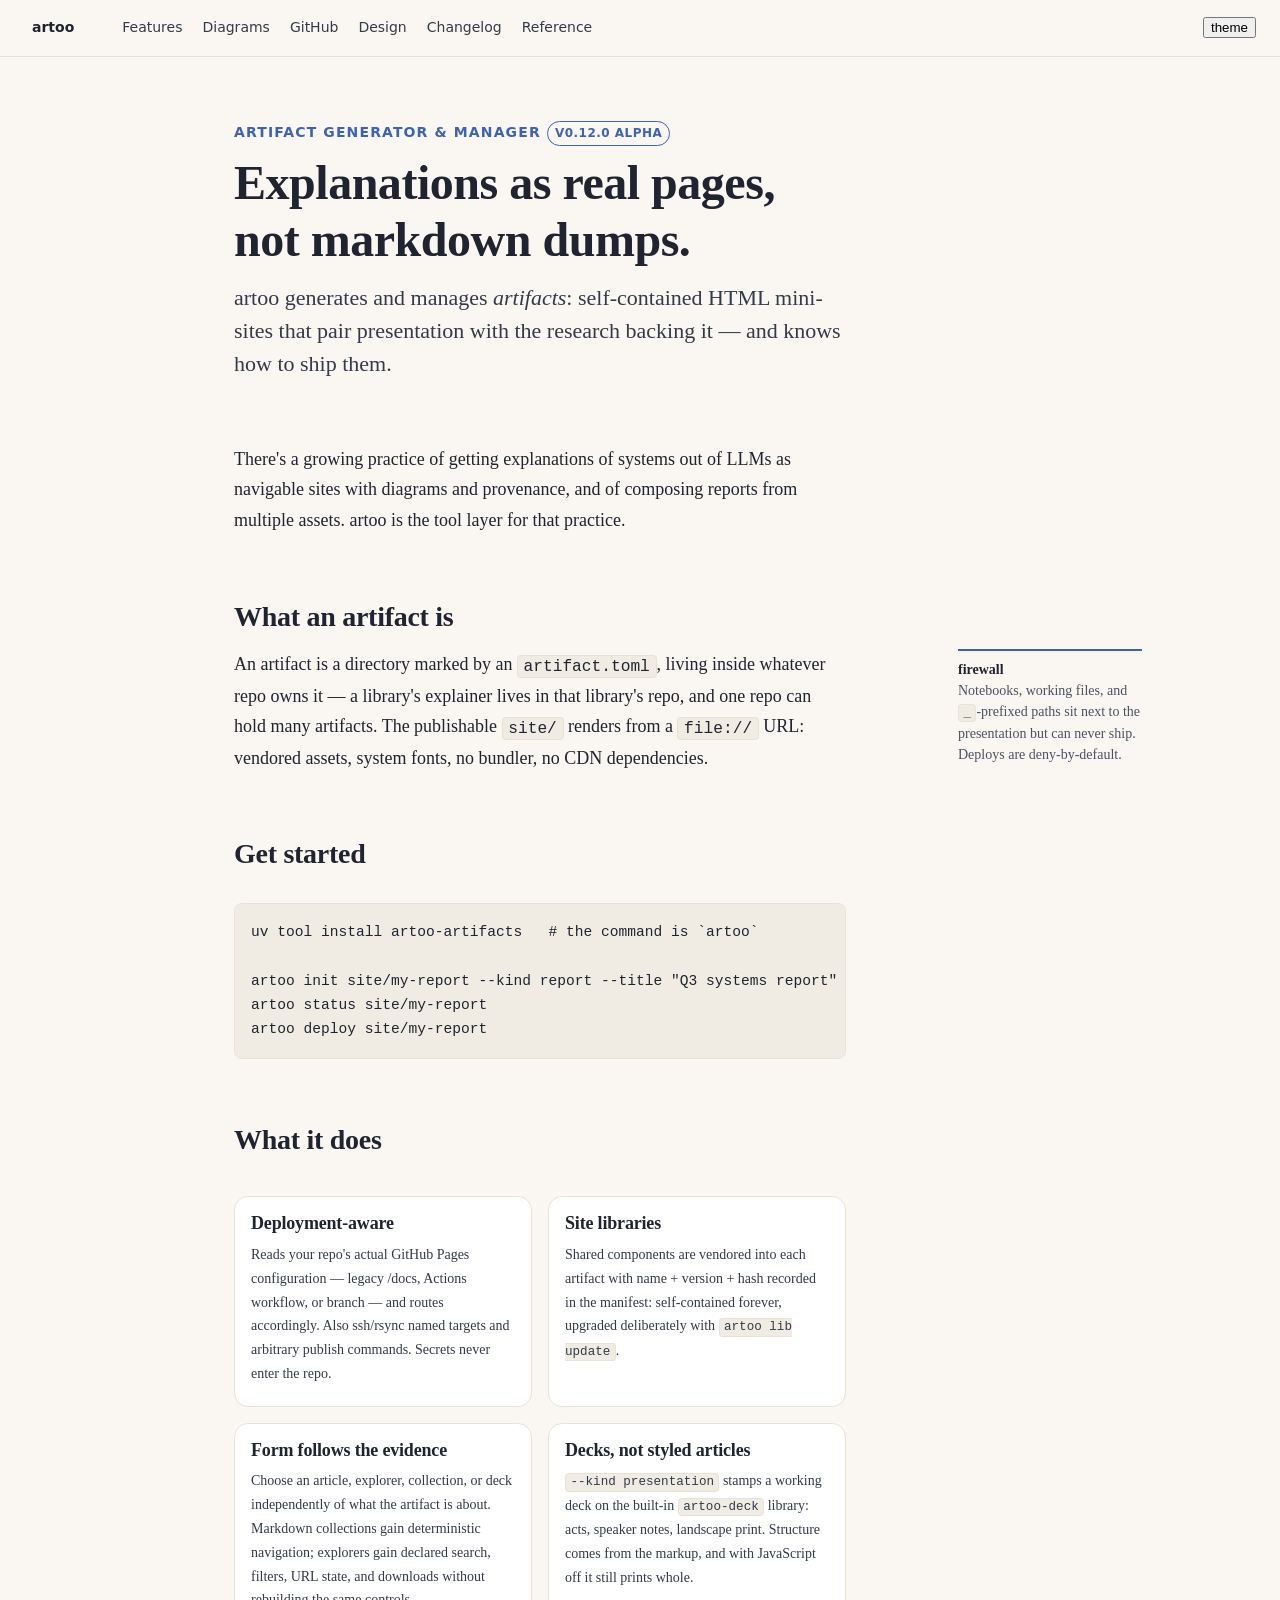
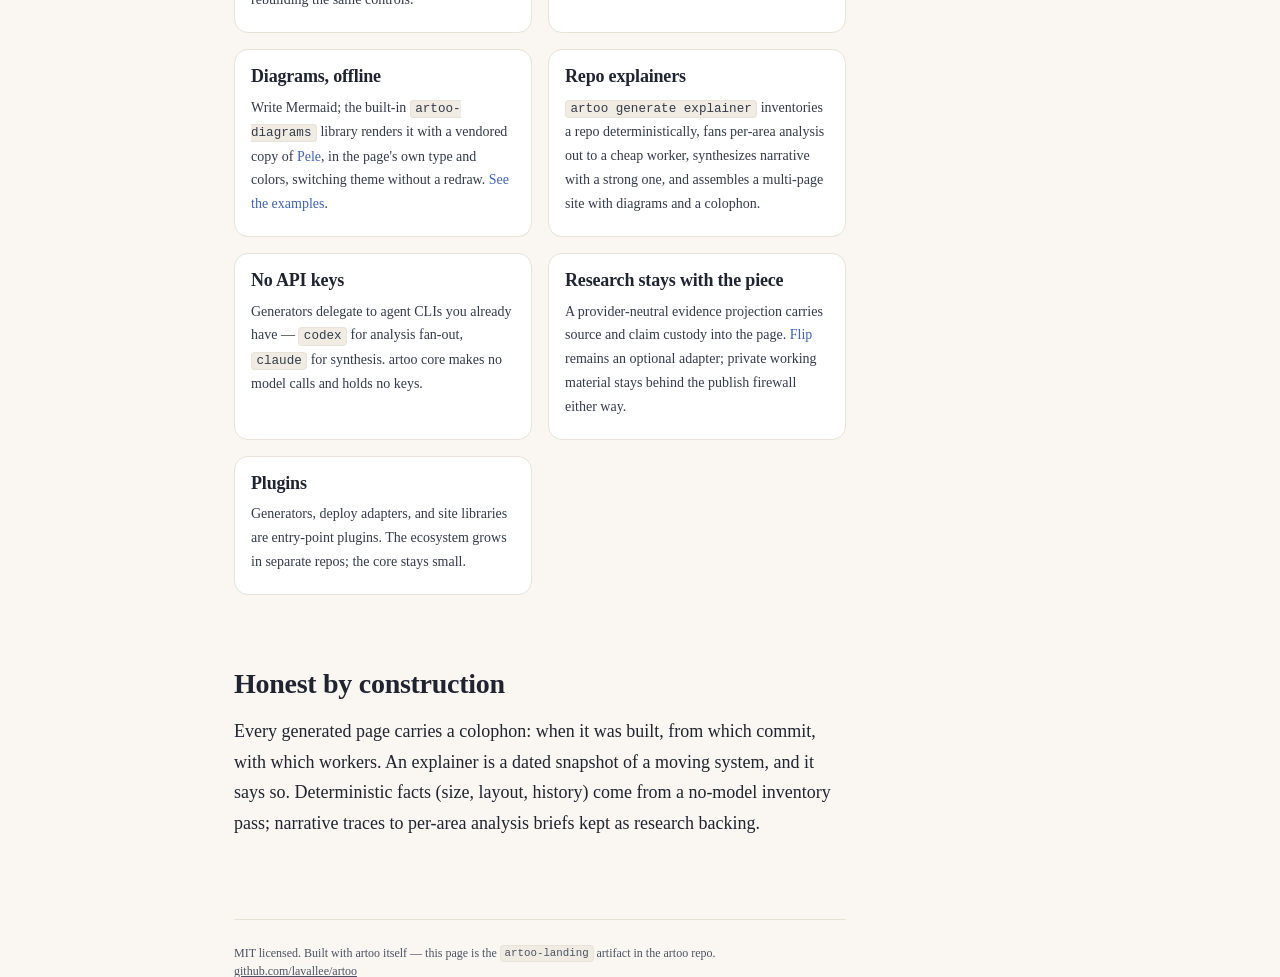
<file: docs/index.html>
<!doctype html>
<html lang="en">
<head>
<meta charset="utf-8">
<meta name="viewport" content="width=device-width, initial-scale=1">
<title>artoo — generate and manage artifacts</title>
<meta name="description" content="artoo generates and manages artifacts: self-contained HTML mini-sites that pair presentation with the research backing it.">
<link rel="alternate" type="text/markdown" href="https://lavallee.github.io/artoo/llms.txt" title="artoo reference for language models">
<link rel="stylesheet" href="lib/artoo-kit/tokens.css">
<link rel="stylesheet" href="lib/artoo-kit/base.css">
<link rel="stylesheet" href="lib/artoo-kit/article.css">
<link rel="stylesheet" href="lib/artoo-kit/components.css">
</head>
<body>
<nav class="site-nav">
  <a class="brand" href="index.html">artoo</a>
  <button class="nav-toggle" aria-label="Menu">menu</button>
  <div class="nav-links">
    <a href="features.html">Features</a>
    <a href="diagrams.html">Diagrams</a>
    <a href="https://github.com/lavallee/artoo">GitHub</a>
    <a href="https://github.com/lavallee/artoo/blob/main/DESIGN.md">Design</a>
    <a href="https://github.com/lavallee/artoo/blob/main/CHANGELOG.md">Changelog</a>
    <a href="https://lavallee.github.io/artoo/llms.txt">Reference</a>
  </div>
  <button data-theme-toggle class="nav-toggle" style="display:block;margin-left:auto" aria-label="Toggle theme">theme</button>
</nav>
<main class="article">
  <header class="article-header">
    <div class="article-kicker">artifact generator &amp; manager <span class="badge badge--accent">v0.12.0 alpha</span></div>
    <h1 class="article-title">Explanations as real pages, not markdown dumps.</h1>
    <p class="article-dek">artoo generates and manages <em>artifacts</em>:
    self-contained HTML mini-sites that pair presentation with the research
    backing it — and knows how to ship them.</p>
  </header>

  <p>There's a growing practice of getting explanations of systems out of
  LLMs as navigable sites with diagrams and provenance, and of composing
  reports from multiple assets. artoo is the tool layer for that practice.</p>

  <h2>What an artifact is</h2>
  <div class="article-mrow">
    <p>An artifact is a directory marked by an <code>artifact.toml</code>,
    living inside whatever repo owns it — a library's explainer lives in
    that library's repo, and one repo can hold many artifacts. The
    publishable <code>site/</code> renders from a <code>file://</code> URL:
    vendored assets, system fonts, no bundler, no CDN dependencies.</p>
    <aside class="article-marginnote article-marginnote--def">
      <span class="term">firewall</span>
      Notebooks, working files, and <code>_</code>-prefixed paths sit next
      to the presentation but can never ship. Deploys are deny-by-default.
    </aside>
  </div>

  <h2>Get started</h2>
  <pre><code>uv tool install artoo-artifacts   # the command is `artoo`

artoo init site/my-report --kind report --title "Q3 systems report"
artoo status site/my-report
artoo deploy site/my-report</code></pre>

  <h2>What it does</h2>
  <div class="card-grid">
    <div class="card"><h3>Deployment-aware</h3>
      <p>Reads your repo's actual GitHub Pages configuration — legacy
      /docs, Actions workflow, or branch — and routes accordingly. Also
      ssh/rsync named targets and arbitrary publish commands. Secrets
      never enter the repo.</p></div>
    <div class="card"><h3>Site libraries</h3>
      <p>Shared components are vendored into each artifact with
      name + version + hash recorded in the manifest: self-contained
      forever, upgraded deliberately with <code>artoo lib update</code>.</p></div>
    <div class="card"><h3>Form follows the evidence</h3>
      <p>Choose an article, explorer, collection, or deck independently of
      what the artifact is about. Markdown collections gain deterministic
      navigation; explorers gain declared search, filters, URL state, and
      downloads without rebuilding the same controls.</p></div>
    <div class="card"><h3>Decks, not styled articles</h3>
      <p><code>--kind presentation</code> stamps a working deck on the
      built-in <code>artoo-deck</code> library: acts, speaker notes,
      landscape print. Structure comes from the markup, and with
      JavaScript off it still prints whole.</p></div>
    <div class="card"><h3>Diagrams, offline</h3>
      <p>Write Mermaid; the built-in <code>artoo-diagrams</code> library renders
      it with a vendored copy of <a href="https://pele.run">Pele</a>, in the
      page's own type and colors, switching theme without a redraw.
      <a href="diagrams.html">See the examples</a>.</p></div>
    <div class="card"><h3>Repo explainers</h3>
      <p><code>artoo generate explainer</code> inventories a repo
      deterministically, fans per-area analysis out to a cheap worker,
      synthesizes narrative with a strong one, and assembles a multi-page
      site with diagrams and a colophon.</p></div>
    <div class="card"><h3>No API keys</h3>
      <p>Generators delegate to agent CLIs you already have —
      <code>codex</code> for analysis fan-out, <code>claude</code> for
      synthesis. artoo core makes no model calls and holds no keys.</p></div>
    <div class="card"><h3>Research stays with the piece</h3>
      <p>A provider-neutral evidence projection carries source and claim
      custody into the page. <a href="https://github.com/lavallee/flip">Flip</a>
      remains an optional adapter; private working material stays behind the
      publish firewall either way.</p></div>
    <div class="card"><h3>Plugins</h3>
      <p>Generators, deploy adapters, and site libraries are entry-point
      plugins. The ecosystem grows in separate repos; the core stays
      small.</p></div>
  </div>

  <h2>Honest by construction</h2>
  <p>Every generated page carries a colophon: when it was built, from which
  commit, with which workers. An explainer is a dated snapshot of a moving
  system, and it says so. Deterministic facts (size, layout, history) come
  from a no-model inventory pass; narrative traces to per-area analysis
  briefs kept as research backing.</p>

  <footer class="colophon">
    MIT licensed. Built with artoo itself — this page is the
    <code>artoo-landing</code> artifact in the artoo repo.<br>
    <a href="https://github.com/lavallee/artoo">github.com/lavallee/artoo</a>
  </footer>
</main>
<script src="lib/artoo-kit/kit.js"></script>
</body>
</html>
</file>
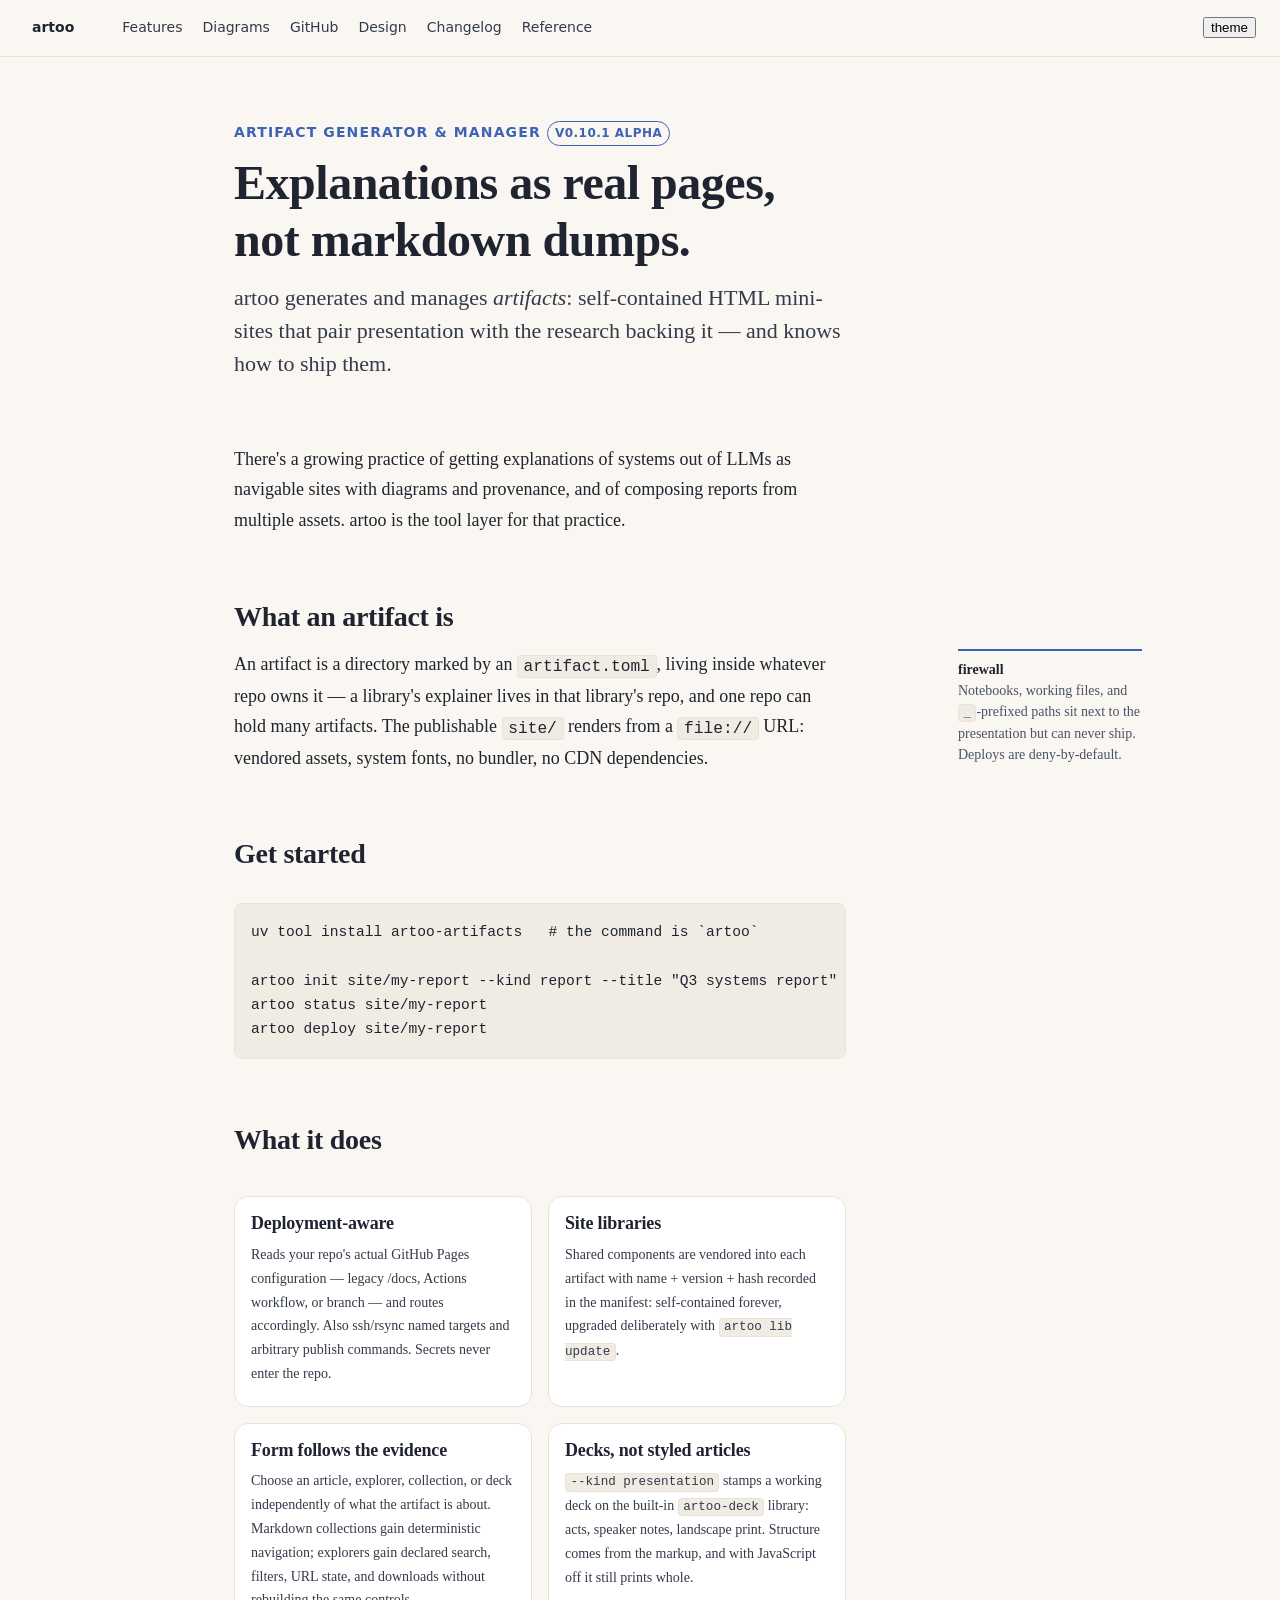
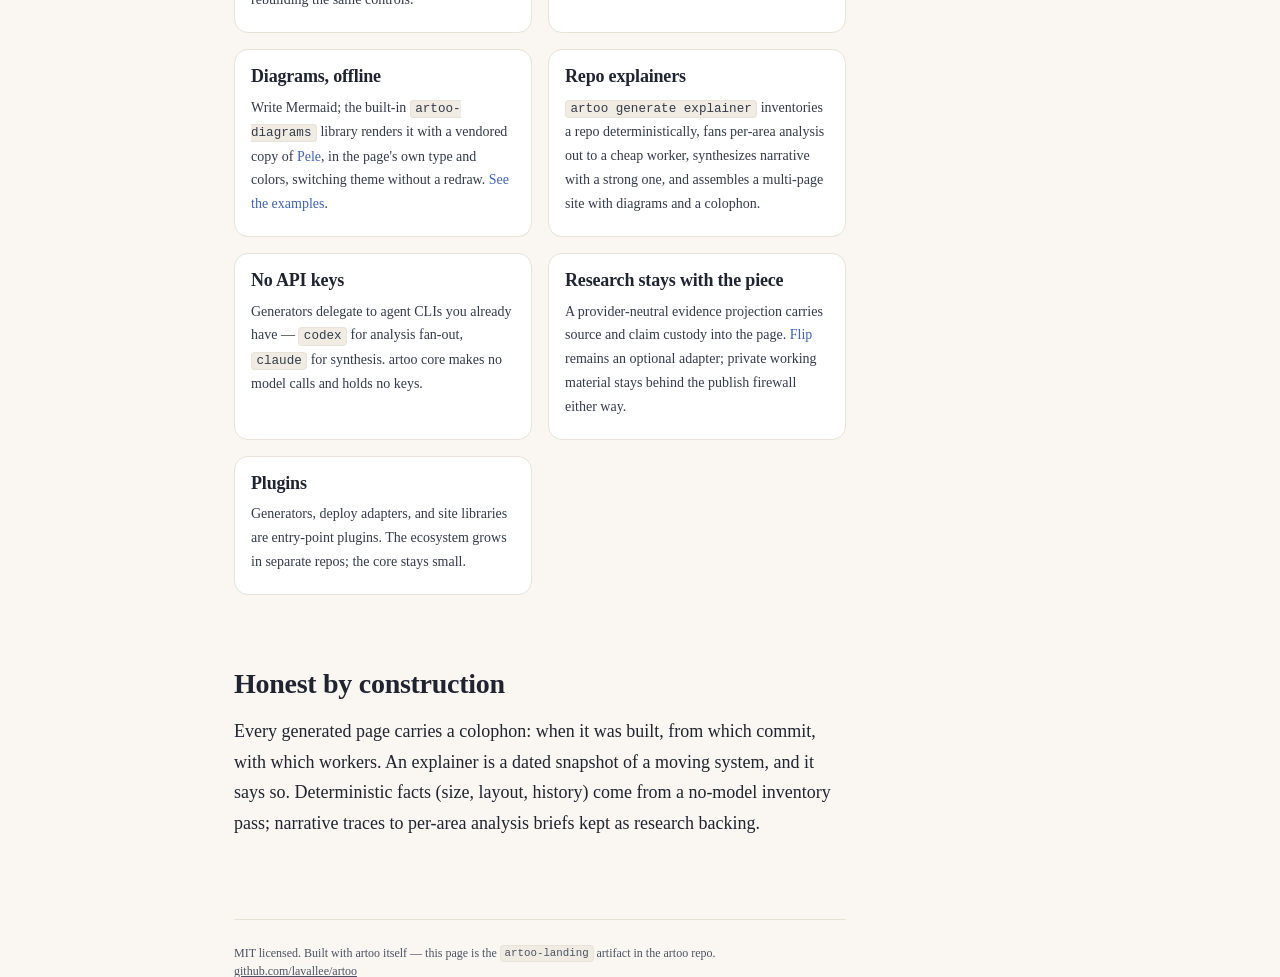
<file: site/landing/site/index.html>
<!doctype html>
<html lang="en">
<head>
<meta charset="utf-8">
<meta name="viewport" content="width=device-width, initial-scale=1">
<title>artoo — generate and manage artifacts</title>
<meta name="description" content="artoo generates and manages artifacts: self-contained HTML mini-sites that pair presentation with the research backing it.">
<link rel="alternate" type="text/markdown" href="https://lavallee.github.io/artoo/llms.txt" title="artoo reference for language models">
<link rel="stylesheet" href="lib/artoo-kit/tokens.css">
<link rel="stylesheet" href="lib/artoo-kit/base.css">
<link rel="stylesheet" href="lib/artoo-kit/article.css">
<link rel="stylesheet" href="lib/artoo-kit/components.css">
</head>
<body>
<nav class="site-nav">
  <a class="brand" href="index.html">artoo</a>
  <button class="nav-toggle" aria-label="Menu">menu</button>
  <div class="nav-links">
    <a href="features.html">Features</a>
    <a href="diagrams.html">Diagrams</a>
    <a href="https://github.com/lavallee/artoo">GitHub</a>
    <a href="https://github.com/lavallee/artoo/blob/main/DESIGN.md">Design</a>
    <a href="https://github.com/lavallee/artoo/blob/main/CHANGELOG.md">Changelog</a>
    <a href="https://lavallee.github.io/artoo/llms.txt">Reference</a>
  </div>
  <button data-theme-toggle class="nav-toggle" style="display:block;margin-left:auto" aria-label="Toggle theme">theme</button>
</nav>
<main class="article">
  <header class="article-header">
    <div class="article-kicker">artifact generator &amp; manager <span class="badge badge--accent">v0.10.1 alpha</span></div>
    <h1 class="article-title">Explanations as real pages, not markdown dumps.</h1>
    <p class="article-dek">artoo generates and manages <em>artifacts</em>:
    self-contained HTML mini-sites that pair presentation with the research
    backing it — and knows how to ship them.</p>
  </header>

  <p>There's a growing practice of getting explanations of systems out of
  LLMs as navigable sites with diagrams and provenance, and of composing
  reports from multiple assets. artoo is the tool layer for that practice.</p>

  <h2>What an artifact is</h2>
  <div class="article-mrow">
    <p>An artifact is a directory marked by an <code>artifact.toml</code>,
    living inside whatever repo owns it — a library's explainer lives in
    that library's repo, and one repo can hold many artifacts. The
    publishable <code>site/</code> renders from a <code>file://</code> URL:
    vendored assets, system fonts, no bundler, no CDN dependencies.</p>
    <aside class="article-marginnote article-marginnote--def">
      <span class="term">firewall</span>
      Notebooks, working files, and <code>_</code>-prefixed paths sit next
      to the presentation but can never ship. Deploys are deny-by-default.
    </aside>
  </div>

  <h2>Get started</h2>
  <pre><code>uv tool install artoo-artifacts   # the command is `artoo`

artoo init site/my-report --kind report --title "Q3 systems report"
artoo status site/my-report
artoo deploy site/my-report</code></pre>

  <h2>What it does</h2>
  <div class="card-grid">
    <div class="card"><h3>Deployment-aware</h3>
      <p>Reads your repo's actual GitHub Pages configuration — legacy
      /docs, Actions workflow, or branch — and routes accordingly. Also
      ssh/rsync named targets and arbitrary publish commands. Secrets
      never enter the repo.</p></div>
    <div class="card"><h3>Site libraries</h3>
      <p>Shared components are vendored into each artifact with
      name + version + hash recorded in the manifest: self-contained
      forever, upgraded deliberately with <code>artoo lib update</code>.</p></div>
    <div class="card"><h3>Form follows the evidence</h3>
      <p>Choose an article, explorer, collection, or deck independently of
      what the artifact is about. Markdown collections gain deterministic
      navigation; explorers gain declared search, filters, URL state, and
      downloads without rebuilding the same controls.</p></div>
    <div class="card"><h3>Decks, not styled articles</h3>
      <p><code>--kind presentation</code> stamps a working deck on the
      built-in <code>artoo-deck</code> library: acts, speaker notes,
      landscape print. Structure comes from the markup, and with
      JavaScript off it still prints whole.</p></div>
    <div class="card"><h3>Diagrams, offline</h3>
      <p>Write Mermaid; the built-in <code>artoo-diagrams</code> library renders
      it with a vendored copy of <a href="https://pele.run">Pele</a>, in the
      page's own type and colors, switching theme without a redraw.
      <a href="diagrams.html">See the examples</a>.</p></div>
    <div class="card"><h3>Repo explainers</h3>
      <p><code>artoo generate explainer</code> inventories a repo
      deterministically, fans per-area analysis out to a cheap worker,
      synthesizes narrative with a strong one, and assembles a multi-page
      site with diagrams and a colophon.</p></div>
    <div class="card"><h3>No API keys</h3>
      <p>Generators delegate to agent CLIs you already have —
      <code>codex</code> for analysis fan-out, <code>claude</code> for
      synthesis. artoo core makes no model calls and holds no keys.</p></div>
    <div class="card"><h3>Research stays with the piece</h3>
      <p>A provider-neutral evidence projection carries source and claim
      custody into the page. <a href="https://github.com/lavallee/flip">Flip</a>
      remains an optional adapter; private working material stays behind the
      publish firewall either way.</p></div>
    <div class="card"><h3>Plugins</h3>
      <p>Generators, deploy adapters, and site libraries are entry-point
      plugins. The ecosystem grows in separate repos; the core stays
      small.</p></div>
  </div>

  <h2>Honest by construction</h2>
  <p>Every generated page carries a colophon: when it was built, from which
  commit, with which workers. An explainer is a dated snapshot of a moving
  system, and it says so. Deterministic facts (size, layout, history) come
  from a no-model inventory pass; narrative traces to per-area analysis
  briefs kept as research backing.</p>

  <footer class="colophon">
    MIT licensed. Built with artoo itself — this page is the
    <code>artoo-landing</code> artifact in the artoo repo.<br>
    <a href="https://github.com/lavallee/artoo">github.com/lavallee/artoo</a>
  </footer>
</main>
<script src="lib/artoo-kit/kit.js"></script>
</body>
</html>
</file>
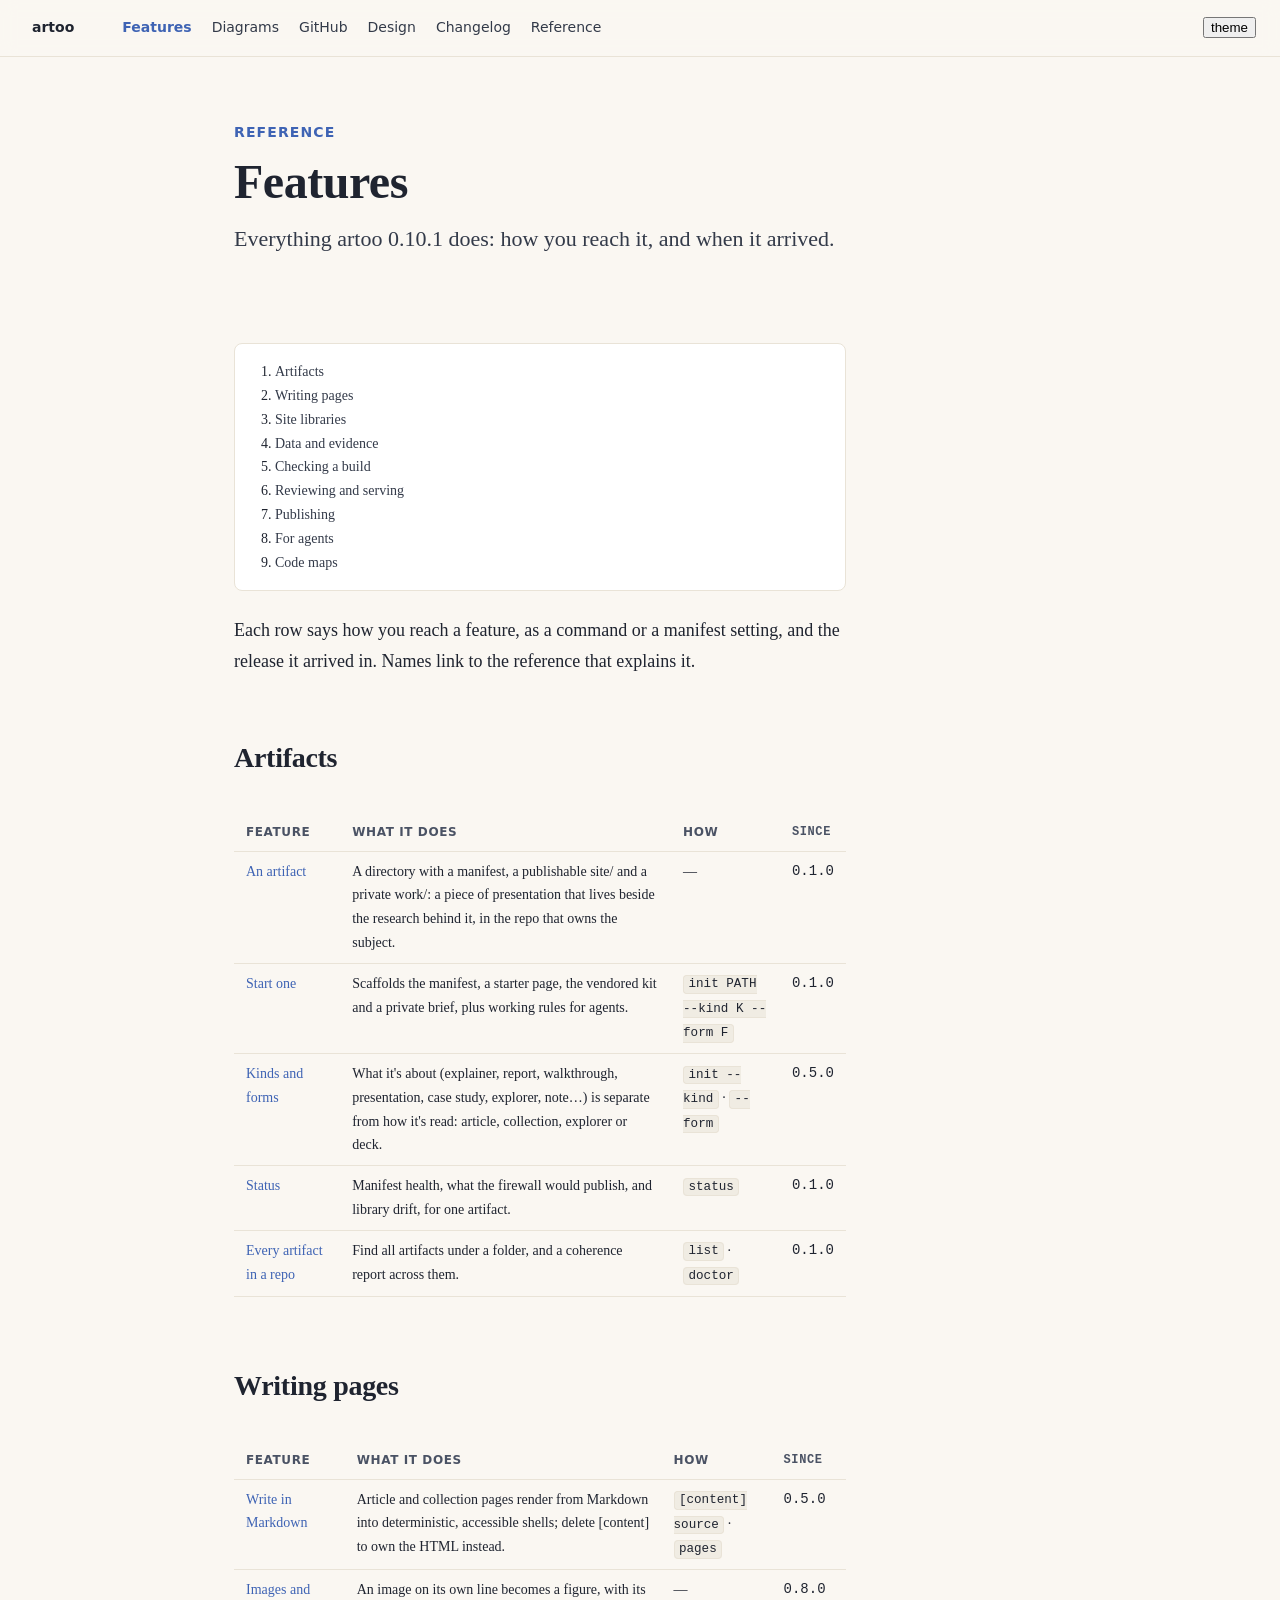
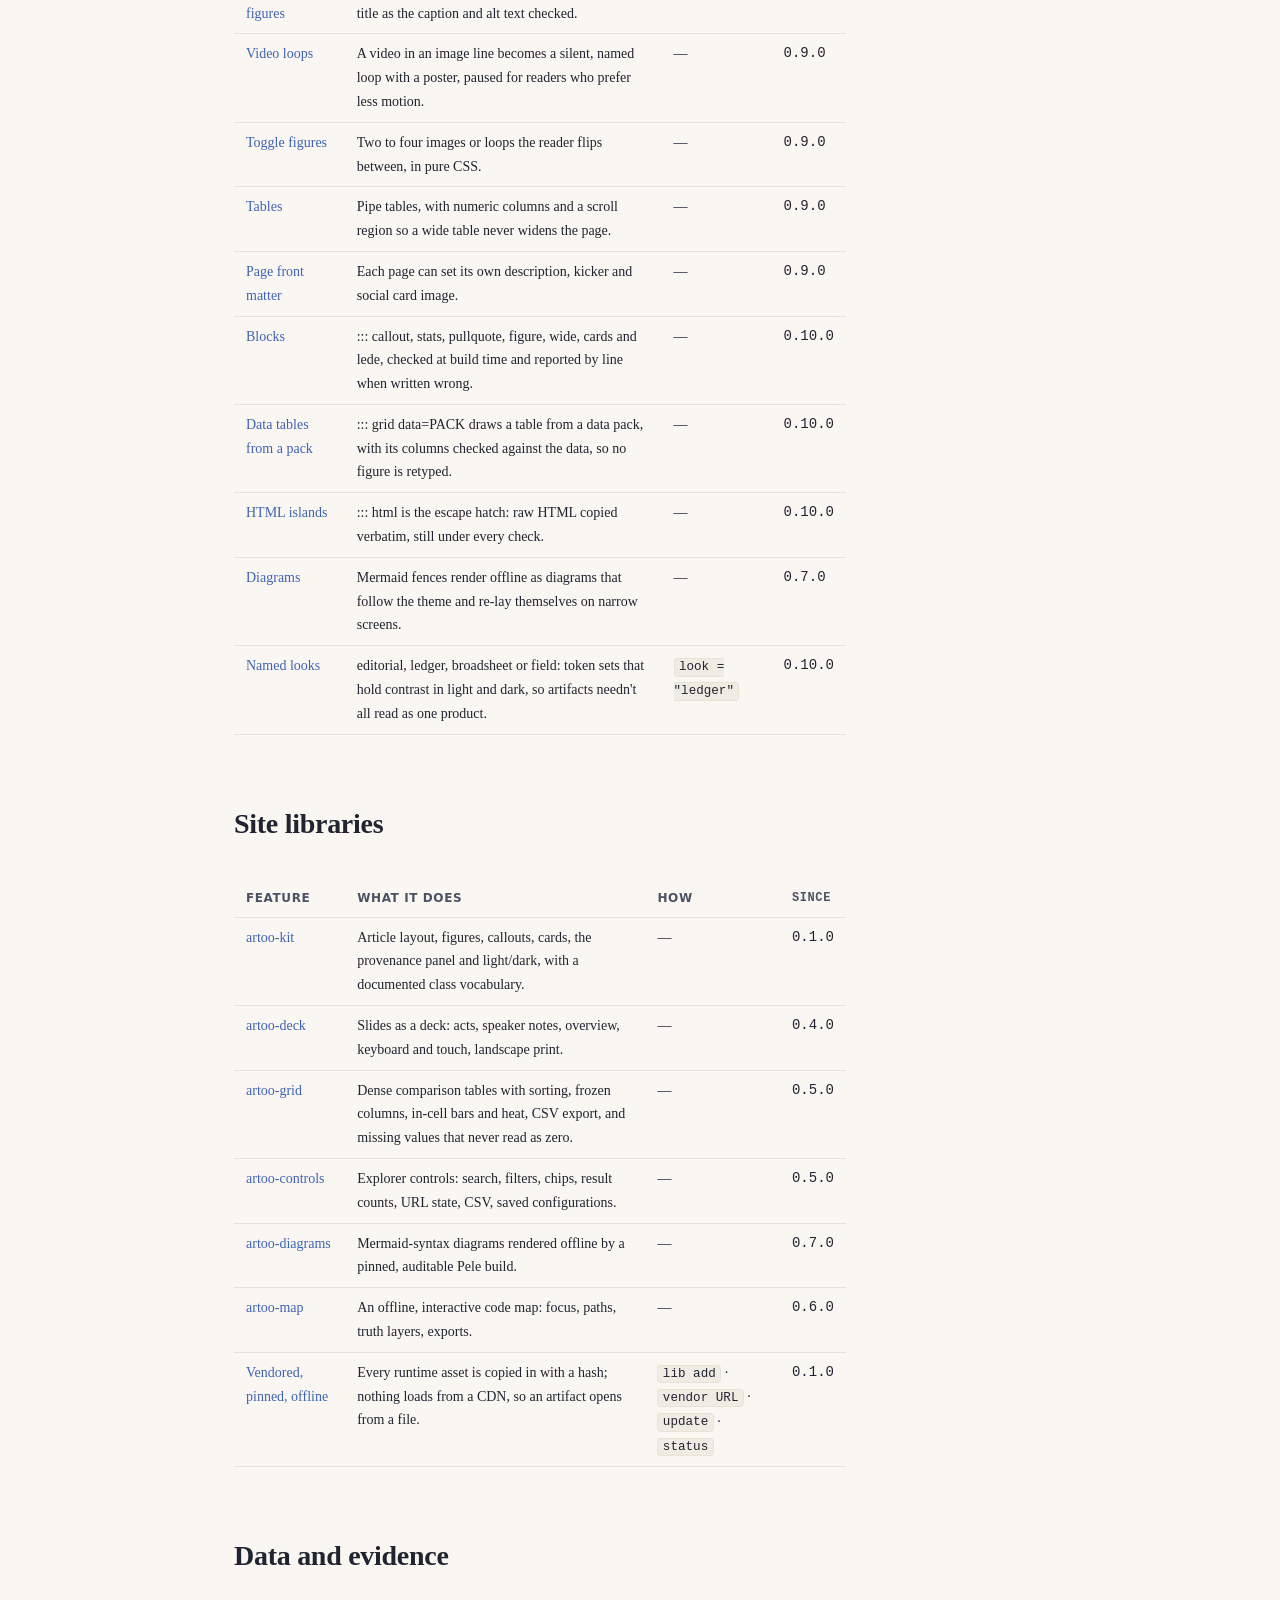
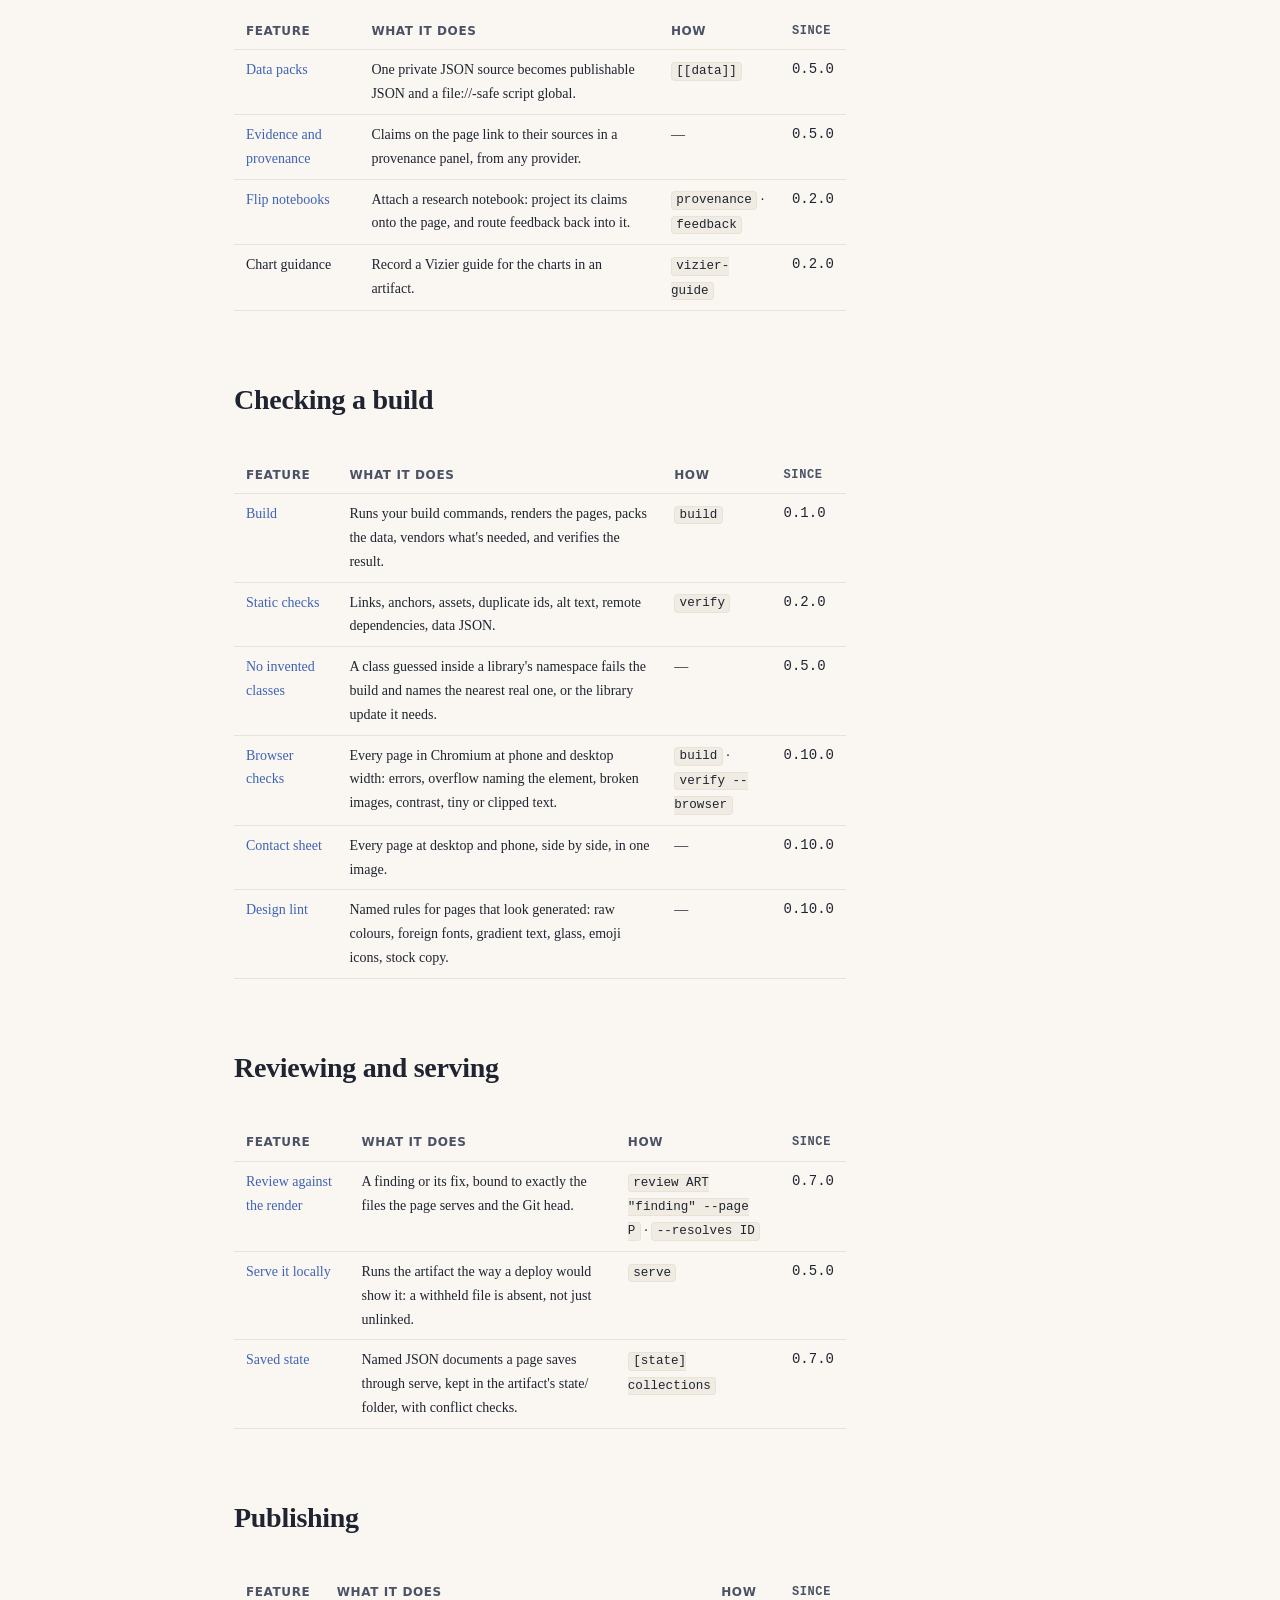
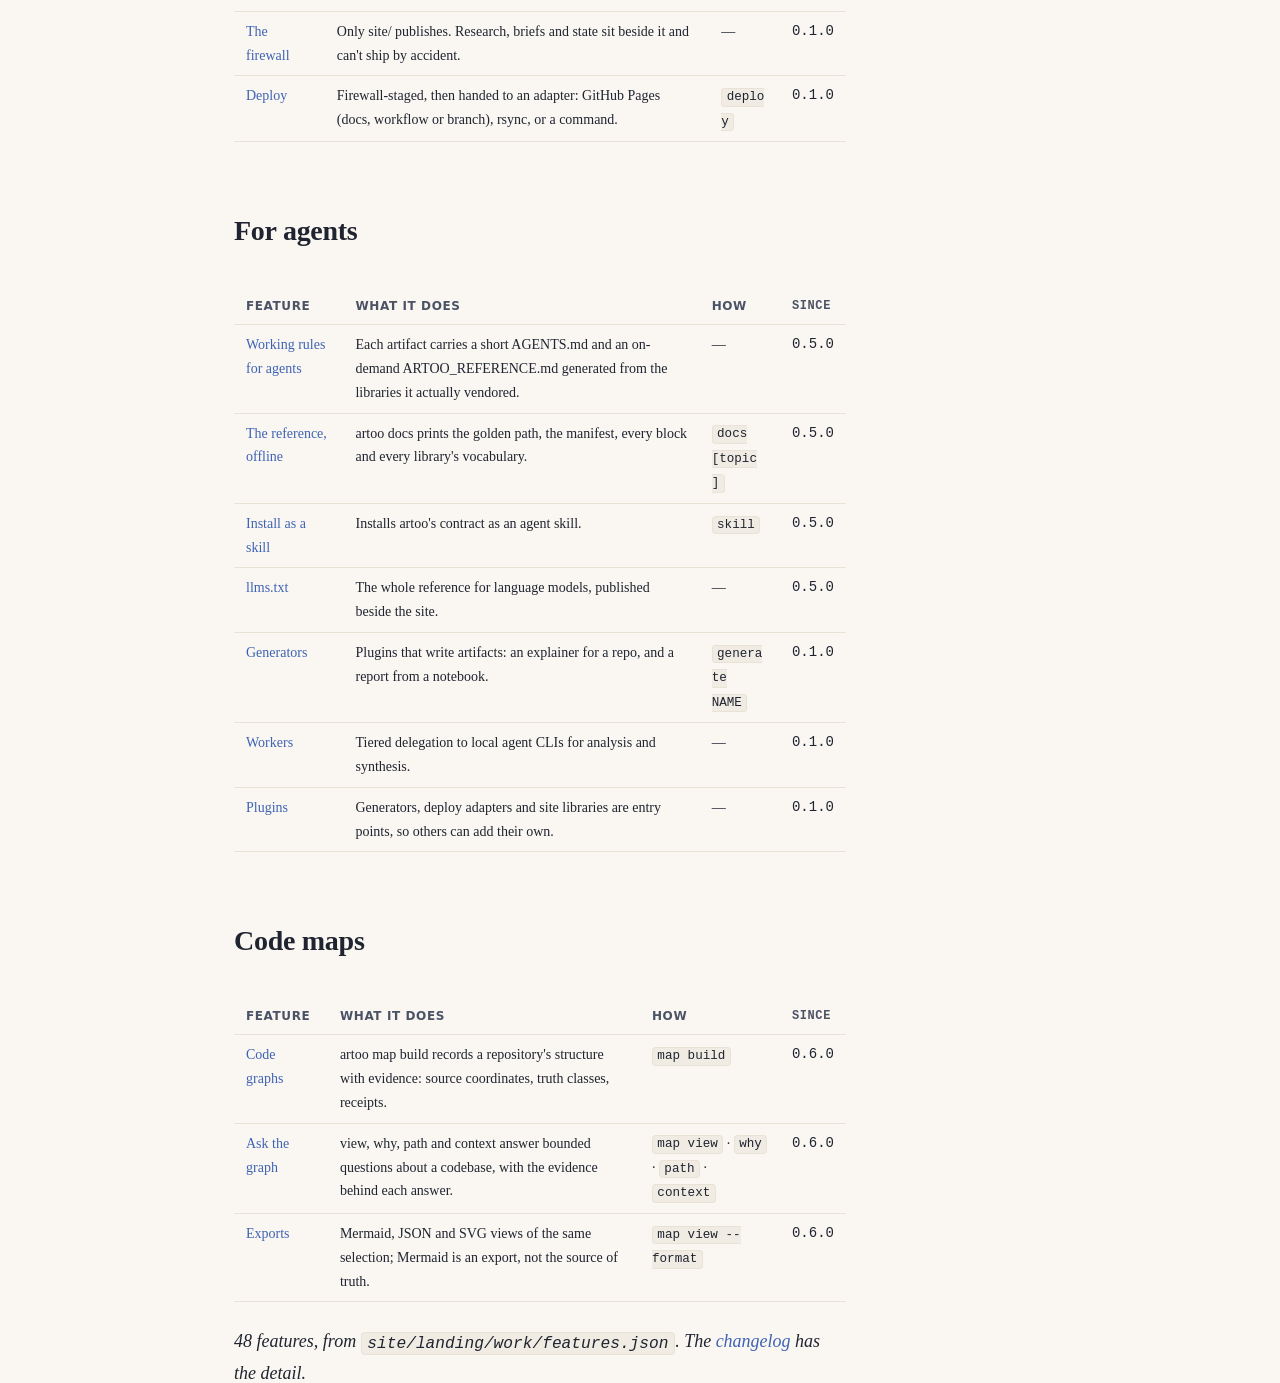
<file: docs/features.html>
<!doctype html>
<html lang="en">
<head>
<meta charset="utf-8">
<meta name="viewport" content="width=device-width, initial-scale=1">
<title>Features — artoo</title>
<meta name="description" content="Everything artoo 0.10.1 does, in one list.">
<link rel="alternate" type="text/markdown" href="https://lavallee.github.io/artoo/llms.txt" title="artoo reference for language models">
<link rel="stylesheet" href="lib/artoo-kit/tokens.css">
<link rel="stylesheet" href="lib/artoo-kit/base.css">
<link rel="stylesheet" href="lib/artoo-kit/article.css">
<link rel="stylesheet" href="lib/artoo-kit/components.css">
</head>
<body>
<nav class="site-nav">
  <a class="brand" href="index.html">artoo</a>
  <button class="nav-toggle" aria-label="Menu">menu</button>
  <div class="nav-links">
    <a href="features.html">Features</a>
    <a href="diagrams.html">Diagrams</a>
    <a href="https://github.com/lavallee/artoo">GitHub</a>
    <a href="https://github.com/lavallee/artoo/blob/main/DESIGN.md">Design</a>
    <a href="https://github.com/lavallee/artoo/blob/main/CHANGELOG.md">Changelog</a>
    <a href="https://lavallee.github.io/artoo/llms.txt">Reference</a>
  </div>
  <button data-theme-toggle class="nav-toggle" style="display:block;margin-left:auto" aria-label="Toggle theme">theme</button>
</nav>
<main class="article">
  <header class="article-header">
    <div class="article-kicker">Reference</div>
    <h1 class="article-title">Features</h1>
    <p class="article-dek">Everything artoo 0.10.1 does: how you reach it, and when it arrived.</p>
  </header>
  <nav class="toc" aria-label="Groups"><ol><li><a href="#artifacts">Artifacts</a></li><li><a href="#writing-pages">Writing pages</a></li><li><a href="#site-libraries">Site libraries</a></li><li><a href="#data-and-evidence">Data and evidence</a></li><li><a href="#checking-a-build">Checking a build</a></li><li><a href="#reviewing-and-serving">Reviewing and serving</a></li><li><a href="#publishing">Publishing</a></li><li><a href="#for-agents">For agents</a></li><li><a href="#code-maps">Code maps</a></li></ol></nav>
<p>Each row says how you reach a feature, as a command or a manifest setting, and the release it arrived in. Names link to the reference that explains it.</p>
<h2 id="artifacts">Artifacts</h2>
<div class="article-table" role="region" tabindex="0" aria-label="Table"><table><thead><tr><th scope="col">Feature</th><th scope="col">What it does</th><th scope="col">How</th><th scope="col" class="numeric">Since</th></tr></thead><tbody><tr><td><a href="https://lavallee.github.io/artoo/reference/quickstart.md">An artifact</a></td><td>A directory with a manifest, a publishable site/ and a private work/: a piece of presentation that lives beside the research behind it, in the repo that owns the subject.</td><td>—</td><td class="numeric">0.1.0</td></tr><tr><td><a href="https://lavallee.github.io/artoo/reference/quickstart.md">Start one</a></td><td>Scaffolds the manifest, a starter page, the vendored kit and a private brief, plus working rules for agents.</td><td><code>init PATH --kind K --form F</code></td><td class="numeric">0.1.0</td></tr><tr><td><a href="https://lavallee.github.io/artoo/reference/forms.md">Kinds and forms</a></td><td>What it's about (explainer, report, walkthrough, presentation, case study, explorer, note…) is separate from how it's read: article, collection, explorer or deck.</td><td><code>init --kind</code> · <code>--form</code></td><td class="numeric">0.5.0</td></tr><tr><td><a href="https://lavallee.github.io/artoo/reference/manifest.md">Status</a></td><td>Manifest health, what the firewall would publish, and library drift, for one artifact.</td><td><code>status</code></td><td class="numeric">0.1.0</td></tr><tr><td><a href="https://lavallee.github.io/artoo/reference/quickstart.md">Every artifact in a repo</a></td><td>Find all artifacts under a folder, and a coherence report across them.</td><td><code>list</code> · <code>doctor</code></td><td class="numeric">0.1.0</td></tr></tbody></table></div>
<h2 id="writing-pages">Writing pages</h2>
<div class="article-table" role="region" tabindex="0" aria-label="Table"><table><thead><tr><th scope="col">Feature</th><th scope="col">What it does</th><th scope="col">How</th><th scope="col" class="numeric">Since</th></tr></thead><tbody><tr><td><a href="https://lavallee.github.io/artoo/reference/manifest.md">Write in Markdown</a></td><td>Article and collection pages render from Markdown into deterministic, accessible shells; delete [content] to own the HTML instead.</td><td><code>[content] source</code> · <code>pages</code></td><td class="numeric">0.5.0</td></tr><tr><td><a href="https://lavallee.github.io/artoo/reference/artoo-kit.md">Images and figures</a></td><td>An image on its own line becomes a figure, with its title as the caption and alt text checked.</td><td>—</td><td class="numeric">0.8.0</td></tr><tr><td><a href="https://lavallee.github.io/artoo/reference/artoo-kit.md">Video loops</a></td><td>A video in an image line becomes a silent, named loop with a poster, paused for readers who prefer less motion.</td><td>—</td><td class="numeric">0.9.0</td></tr><tr><td><a href="https://lavallee.github.io/artoo/reference/artoo-kit.md">Toggle figures</a></td><td>Two to four images or loops the reader flips between, in pure CSS.</td><td>—</td><td class="numeric">0.9.0</td></tr><tr><td><a href="https://lavallee.github.io/artoo/reference/artoo-kit.md">Tables</a></td><td>Pipe tables, with numeric columns and a scroll region so a wide table never widens the page.</td><td>—</td><td class="numeric">0.9.0</td></tr><tr><td><a href="https://lavallee.github.io/artoo/reference/artoo-kit.md">Page front matter</a></td><td>Each page can set its own description, kicker and social card image.</td><td>—</td><td class="numeric">0.9.0</td></tr><tr><td><a href="https://lavallee.github.io/artoo/reference/blocks.md">Blocks</a></td><td>::: callout, stats, pullquote, figure, wide, cards and lede, checked at build time and reported by line when written wrong.</td><td>—</td><td class="numeric">0.10.0</td></tr><tr><td><a href="https://lavallee.github.io/artoo/reference/blocks.md">Data tables from a pack</a></td><td>::: grid data=PACK draws a table from a data pack, with its columns checked against the data, so no figure is retyped.</td><td>—</td><td class="numeric">0.10.0</td></tr><tr><td><a href="https://lavallee.github.io/artoo/reference/blocks.md">HTML islands</a></td><td>::: html is the escape hatch: raw HTML copied verbatim, still under every check.</td><td>—</td><td class="numeric">0.10.0</td></tr><tr><td><a href="https://lavallee.github.io/artoo/reference/artoo-diagrams.md">Diagrams</a></td><td>Mermaid fences render offline as diagrams that follow the theme and re-lay themselves on narrow screens.</td><td>—</td><td class="numeric">0.7.0</td></tr><tr><td><a href="https://lavallee.github.io/artoo/reference/artoo-kit.md">Named looks</a></td><td>editorial, ledger, broadsheet or field: token sets that hold contrast in light and dark, so artifacts needn't all read as one product.</td><td><code>look = &quot;ledger&quot;</code></td><td class="numeric">0.10.0</td></tr></tbody></table></div>
<h2 id="site-libraries">Site libraries</h2>
<div class="article-table" role="region" tabindex="0" aria-label="Table"><table><thead><tr><th scope="col">Feature</th><th scope="col">What it does</th><th scope="col">How</th><th scope="col" class="numeric">Since</th></tr></thead><tbody><tr><td><a href="https://lavallee.github.io/artoo/reference/artoo-kit.md">artoo-kit</a></td><td>Article layout, figures, callouts, cards, the provenance panel and light/dark, with a documented class vocabulary.</td><td>—</td><td class="numeric">0.1.0</td></tr><tr><td><a href="https://lavallee.github.io/artoo/reference/artoo-deck.md">artoo-deck</a></td><td>Slides as a deck: acts, speaker notes, overview, keyboard and touch, landscape print.</td><td>—</td><td class="numeric">0.4.0</td></tr><tr><td><a href="https://lavallee.github.io/artoo/reference/artoo-grid.md">artoo-grid</a></td><td>Dense comparison tables with sorting, frozen columns, in-cell bars and heat, CSV export, and missing values that never read as zero.</td><td>—</td><td class="numeric">0.5.0</td></tr><tr><td><a href="https://lavallee.github.io/artoo/reference/artoo-controls.md">artoo-controls</a></td><td>Explorer controls: search, filters, chips, result counts, URL state, CSV, saved configurations.</td><td>—</td><td class="numeric">0.5.0</td></tr><tr><td><a href="https://lavallee.github.io/artoo/reference/artoo-diagrams.md">artoo-diagrams</a></td><td>Mermaid-syntax diagrams rendered offline by a pinned, auditable Pele build.</td><td>—</td><td class="numeric">0.7.0</td></tr><tr><td><a href="https://lavallee.github.io/artoo/reference/artoo-map.md">artoo-map</a></td><td>An offline, interactive code map: focus, paths, truth layers, exports.</td><td>—</td><td class="numeric">0.6.0</td></tr><tr><td><a href="https://lavallee.github.io/artoo/reference/manifest.md">Vendored, pinned, offline</a></td><td>Every runtime asset is copied in with a hash; nothing loads from a CDN, so an artifact opens from a file.</td><td><code>lib add</code> · <code>vendor URL</code> · <code>update</code> · <code>status</code></td><td class="numeric">0.1.0</td></tr></tbody></table></div>
<h2 id="data-and-evidence">Data and evidence</h2>
<div class="article-table" role="region" tabindex="0" aria-label="Table"><table><thead><tr><th scope="col">Feature</th><th scope="col">What it does</th><th scope="col">How</th><th scope="col" class="numeric">Since</th></tr></thead><tbody><tr><td><a href="https://lavallee.github.io/artoo/reference/data.md">Data packs</a></td><td>One private JSON source becomes publishable JSON and a file://-safe script global.</td><td><code>[[data]]</code></td><td class="numeric">0.5.0</td></tr><tr><td><a href="https://lavallee.github.io/artoo/reference/provenance.md">Evidence and provenance</a></td><td>Claims on the page link to their sources in a provenance panel, from any provider.</td><td>—</td><td class="numeric">0.5.0</td></tr><tr><td><a href="https://lavallee.github.io/artoo/reference/provenance.md">Flip notebooks</a></td><td>Attach a research notebook: project its claims onto the page, and route feedback back into it.</td><td><code>provenance</code> · <code>feedback</code></td><td class="numeric">0.2.0</td></tr><tr><td>Chart guidance</td><td>Record a Vizier guide for the charts in an artifact.</td><td><code>vizier-guide</code></td><td class="numeric">0.2.0</td></tr></tbody></table></div>
<h2 id="checking-a-build">Checking a build</h2>
<div class="article-table" role="region" tabindex="0" aria-label="Table"><table><thead><tr><th scope="col">Feature</th><th scope="col">What it does</th><th scope="col">How</th><th scope="col" class="numeric">Since</th></tr></thead><tbody><tr><td><a href="https://lavallee.github.io/artoo/reference/verify.md">Build</a></td><td>Runs your build commands, renders the pages, packs the data, vendors what's needed, and verifies the result.</td><td><code>build</code></td><td class="numeric">0.1.0</td></tr><tr><td><a href="https://lavallee.github.io/artoo/reference/verify.md">Static checks</a></td><td>Links, anchors, assets, duplicate ids, alt text, remote dependencies, data JSON.</td><td><code>verify</code></td><td class="numeric">0.2.0</td></tr><tr><td><a href="https://lavallee.github.io/artoo/reference/verify.md">No invented classes</a></td><td>A class guessed inside a library's namespace fails the build and names the nearest real one, or the library update it needs.</td><td>—</td><td class="numeric">0.5.0</td></tr><tr><td><a href="https://lavallee.github.io/artoo/reference/verify.md">Browser checks</a></td><td>Every page in Chromium at phone and desktop width: errors, overflow naming the element, broken images, contrast, tiny or clipped text.</td><td><code>build</code> · <code>verify --browser</code></td><td class="numeric">0.10.0</td></tr><tr><td><a href="https://lavallee.github.io/artoo/reference/verify.md">Contact sheet</a></td><td>Every page at desktop and phone, side by side, in one image.</td><td>—</td><td class="numeric">0.10.0</td></tr><tr><td><a href="https://lavallee.github.io/artoo/reference/verify.md">Design lint</a></td><td>Named rules for pages that look generated: raw colours, foreign fonts, gradient text, glass, emoji icons, stock copy.</td><td>—</td><td class="numeric">0.10.0</td></tr></tbody></table></div>
<h2 id="reviewing-and-serving">Reviewing and serving</h2>
<div class="article-table" role="region" tabindex="0" aria-label="Table"><table><thead><tr><th scope="col">Feature</th><th scope="col">What it does</th><th scope="col">How</th><th scope="col" class="numeric">Since</th></tr></thead><tbody><tr><td><a href="https://lavallee.github.io/artoo/reference/review.md">Review against the render</a></td><td>A finding or its fix, bound to exactly the files the page serves and the Git head.</td><td><code>review ART &quot;finding&quot; --page P</code> · <code>--resolves ID</code></td><td class="numeric">0.7.0</td></tr><tr><td><a href="https://lavallee.github.io/artoo/reference/serve.md">Serve it locally</a></td><td>Runs the artifact the way a deploy would show it: a withheld file is absent, not just unlinked.</td><td><code>serve</code></td><td class="numeric">0.5.0</td></tr><tr><td><a href="https://lavallee.github.io/artoo/reference/serve.md">Saved state</a></td><td>Named JSON documents a page saves through serve, kept in the artifact's state/ folder, with conflict checks.</td><td><code>[state] collections</code></td><td class="numeric">0.7.0</td></tr></tbody></table></div>
<h2 id="publishing">Publishing</h2>
<div class="article-table" role="region" tabindex="0" aria-label="Table"><table><thead><tr><th scope="col">Feature</th><th scope="col">What it does</th><th scope="col">How</th><th scope="col" class="numeric">Since</th></tr></thead><tbody><tr><td><a href="https://lavallee.github.io/artoo/reference/firewall.md">The firewall</a></td><td>Only site/ publishes. Research, briefs and state sit beside it and can't ship by accident.</td><td>—</td><td class="numeric">0.1.0</td></tr><tr><td><a href="https://lavallee.github.io/artoo/reference/firewall.md">Deploy</a></td><td>Firewall-staged, then handed to an adapter: GitHub Pages (docs, workflow or branch), rsync, or a command.</td><td><code>deploy</code></td><td class="numeric">0.1.0</td></tr></tbody></table></div>
<h2 id="for-agents">For agents</h2>
<div class="article-table" role="region" tabindex="0" aria-label="Table"><table><thead><tr><th scope="col">Feature</th><th scope="col">What it does</th><th scope="col">How</th><th scope="col" class="numeric">Since</th></tr></thead><tbody><tr><td><a href="https://lavallee.github.io/artoo/reference/quickstart.md">Working rules for agents</a></td><td>Each artifact carries a short AGENTS.md and an on-demand ARTOO_REFERENCE.md generated from the libraries it actually vendored.</td><td>—</td><td class="numeric">0.5.0</td></tr><tr><td><a href="https://lavallee.github.io/artoo/reference/quickstart.md">The reference, offline</a></td><td>artoo docs prints the golden path, the manifest, every block and every library's vocabulary.</td><td><code>docs [topic]</code></td><td class="numeric">0.5.0</td></tr><tr><td><a href="https://lavallee.github.io/artoo/reference/quickstart.md">Install as a skill</a></td><td>Installs artoo's contract as an agent skill.</td><td><code>skill</code></td><td class="numeric">0.5.0</td></tr><tr><td><a href="https://lavallee.github.io/artoo/llms.txt">llms.txt</a></td><td>The whole reference for language models, published beside the site.</td><td>—</td><td class="numeric">0.5.0</td></tr><tr><td><a href="https://lavallee.github.io/artoo/reference/generators.md">Generators</a></td><td>Plugins that write artifacts: an explainer for a repo, and a report from a notebook.</td><td><code>generate NAME</code></td><td class="numeric">0.1.0</td></tr><tr><td><a href="https://lavallee.github.io/artoo/reference/generators.md">Workers</a></td><td>Tiered delegation to local agent CLIs for analysis and synthesis.</td><td>—</td><td class="numeric">0.1.0</td></tr><tr><td><a href="https://lavallee.github.io/artoo/reference/generators.md">Plugins</a></td><td>Generators, deploy adapters and site libraries are entry points, so others can add their own.</td><td>—</td><td class="numeric">0.1.0</td></tr></tbody></table></div>
<h2 id="code-maps">Code maps</h2>
<div class="article-table" role="region" tabindex="0" aria-label="Table"><table><thead><tr><th scope="col">Feature</th><th scope="col">What it does</th><th scope="col">How</th><th scope="col" class="numeric">Since</th></tr></thead><tbody><tr><td><a href="https://lavallee.github.io/artoo/reference/code-maps.md">Code graphs</a></td><td>artoo map build records a repository's structure with evidence: source coordinates, truth classes, receipts.</td><td><code>map build</code></td><td class="numeric">0.6.0</td></tr><tr><td><a href="https://lavallee.github.io/artoo/reference/code-maps.md">Ask the graph</a></td><td>view, why, path and context answer bounded questions about a codebase, with the evidence behind each answer.</td><td><code>map view</code> · <code>why</code> · <code>path</code> · <code>context</code></td><td class="numeric">0.6.0</td></tr><tr><td><a href="https://lavallee.github.io/artoo/reference/code-maps.md">Exports</a></td><td>Mermaid, JSON and SVG views of the same selection; Mermaid is an export, not the source of truth.</td><td><code>map view --format</code></td><td class="numeric">0.6.0</td></tr></tbody></table></div>
<p><em>48 features, from <code>site/landing/work/features.json</code>. The <a href="https://github.com/lavallee/artoo/blob/main/CHANGELOG.md">changelog</a> has the detail.</em></p>
</main>
<script src="lib/artoo-kit/kit.js"></script>
</body>
</html>
</file>
<file: docs/lib/artoo-kit/tokens.css>
/* artoo-kit tokens — Artoo's accessible public-artifact foundation. Light is the
   default; dark is available only through an explicit [data-theme="dark"]. */

:root {
  /* primitives */
  --p-zinc-950: #0c0d10;
  --p-zinc-900: #16181d;
  --p-zinc-850: #1c1f26;
  --p-zinc-800: #23262f;
  --p-zinc-700: #33374233;
  --p-zinc-400: #9aa1ad;
  --p-zinc-300: #b8bec9;
  --p-zinc-100: #e8eaee;
  --p-cream-50: #faf7f2;
  --p-cream-100: #f3efe7;
  --p-cream-200: #e9e3d7;
  --p-ink-900: #1f2430;
  --p-ink-600: #4a5264;
  --p-accent-400: #7aa2f7;
  --p-accent-500: #5b87e0;
  --p-accent-600: #3e63b4;
  --p-green-400: #4fbf8f;
  --p-amber-400: #d9a441;
  --p-red-400: #e06c60;

  /* chart palette — Okabe–Ito, colorblind-safe, order = draw order */
  --chart-1: #56b4e9;
  --chart-2: #e69f00;
  --chart-3: #009e73;
  --chart-4: #cc79a7;
  --chart-5: #0072b2;
  --chart-6: #d55e00;
  --chart-7: #f0e442;
  --chart-8: #999999;

  /* semantic — explicit light editorial default */
  --bg: var(--p-cream-50);
  --surface: #ffffff;
  --surface-2: var(--p-cream-100);
  --border: var(--p-cream-200);
  --border-strong: #d8d0bf;
  --text: var(--p-ink-900);
  --text-2: #333a49;
  --muted: var(--p-ink-600);
  --accent: var(--p-accent-600);
  --accent-strong: var(--p-accent-500);
  --success: #277553;
  --warn: #8a5a00;
  --danger: #a33b32;
  --code-bg: #f0ece3;
  --selection: #c7d7f5;

  /* editorial type roles — offline system stacks only */
  --font-prose: Charter, "Bitstream Charter", "Sitka Text", Cambria, Georgia, serif;
  --font-display: "Iowan Old Style", Palatino, "Palatino Linotype", Georgia, serif;
  --font-ui: ui-sans-serif, system-ui, "Segoe UI", Roboto, "Helvetica Neue", Arial, sans-serif;
  --font-numeric: ui-monospace, "SF Mono", "Cascadia Code", Menlo, Consolas, monospace;

  /* compatibility aliases for already-authored pages that opt into this kit */
  --font-sans: var(--font-ui);
  --font-serif: var(--font-prose);
  --font-mono: var(--font-numeric);

  --text-xs: 0.75rem;
  --text-sm: 0.875rem;
  --text-base: 1rem;
  --text-lg: 1.125rem;
  --text-xl: 1.375rem;
  --text-2xl: 1.75rem;
  --text-3xl: 2.25rem;
  --text-4xl: 3rem;

  --leading-tight: 1.2;
  --leading-normal: 1.5;
  --leading-relaxed: 1.7;

  /* 4px spacing grid */
  --sp-1: 0.25rem;
  --sp-2: 0.5rem;
  --sp-3: 0.75rem;
  --sp-4: 1rem;
  --sp-6: 1.5rem;
  --sp-8: 2rem;
  --sp-12: 3rem;
  --sp-16: 4rem;
  --sp-24: 6rem;

  /* shape and motion */
  --radius-sm: 4px;
  --radius: 8px;
  --radius-lg: 14px;
  --ease: cubic-bezier(0.2, 0, 0, 1);
  --dur-fast: 120ms;
  --dur: 200ms;

  --measure: 68ch;      /* prose line length */
  --margin-col: 200px;  /* article margin-note gutter */

  color-scheme: light;
}

[data-theme="dark"] {
  --bg: var(--p-zinc-950);
  --surface: var(--p-zinc-900);
  --surface-2: var(--p-zinc-850);
  --border: #2c3038;
  --border-strong: #3a3f4a;
  --text: var(--p-zinc-100);
  --text-2: var(--p-zinc-300);
  --muted: var(--p-zinc-400);
  --accent: var(--p-accent-400);
  --accent-strong: var(--p-accent-500);
  --success: var(--p-green-400);
  --warn: var(--p-amber-400);
  --danger: var(--p-red-400);
  --code-bg: #14161b;
  --selection: #2b4a86;
  color-scheme: dark;
}

/* -- looks ------------------------------------------------------------------
   A look is a named set of token overrides: `look = "ledger"` in artifact.toml
   puts data-look on <html>. The kit owns the floor (spacing, type scale,
   components); a look supplies the face, so two artifacts built from the same
   blocks do not have to look like one product. Every look keeps text, muted,
   and accent at WCAG AA or better on bg, surface, and surface-2, in light and
   dark. The default ("editorial") is the :root palette above. */

/* ledger — cool paper, sans throughout, tight radii: dense reports and data */
[data-look="ledger"] {
  --bg: #f7f8fa;
  --surface: #ffffff;
  --surface-2: #eef1f5;
  --border: #dde2ea;
  --border-strong: #c5ccd8;
  --text: #18202c;
  --text-2: #2f3a4b;
  --muted: #556074;
  --accent: #0f6b70;
  --accent-strong: #0b5559;
  --code-bg: #eef1f5;
  --selection: #bfe3e4;
  --font-prose: var(--font-ui);
  --font-display: var(--font-ui);
  --radius-sm: 2px;
  --radius: 4px;
  --radius-lg: 6px;
}

[data-look="ledger"][data-theme="dark"] {
  --bg: #0d1117;
  --surface: #151b23;
  --surface-2: #1b222c;
  --border: #2a323d;
  --border-strong: #38414d;
  --text: #e6eaf0;
  --text-2: #c3cad5;
  --muted: #8e98a7;
  --accent: #4fc1c6;
  --accent-strong: #7fd6d9;
  --code-bg: #11161d;
  --selection: #1d4f52;
}

/* broadsheet — white newsprint, high-contrast serif, one red, square corners */
[data-look="broadsheet"] {
  --bg: #ffffff;
  --surface: #ffffff;
  --surface-2: #f4f4f2;
  --border: #e2e2de;
  --border-strong: #1a1a1a;
  --text: #111111;
  --text-2: #2b2b2b;
  --muted: #5c5c5c;
  --accent: #b3261e;
  --accent-strong: #8e1d17;
  --code-bg: #f4f4f2;
  --selection: #f6c9c5;
  --font-prose: Georgia, "Times New Roman", Times, serif;
  --font-display: "Bodoni 72", Didot, "Big Caslon", "Times New Roman", Georgia, serif;
  --radius-sm: 0;
  --radius: 0;
  --radius-lg: 0;
}

[data-look="broadsheet"][data-theme="dark"] {
  --bg: #121212;
  --surface: #1a1a1a;
  --surface-2: #222222;
  --border: #2e2e2e;
  --border-strong: #e0e0dc;
  --text: #f2f2f0;
  --text-2: #d4d4d0;
  --muted: #a3a3a0;
  --accent: #ff7a6e;
  --accent-strong: #ff9c93;
  --code-bg: #1a1a1a;
  --selection: #5a2622;
}

/* field — warm and soft, sans prose, olive accent, generous radii: explainers */
[data-look="field"] {
  --bg: #f6f4ec;
  --surface: #fffdf7;
  --surface-2: #efece0;
  --border: #e2ddca;
  --border-strong: #cfc7ad;
  --text: #23261c;
  --text-2: #3a3e30;
  --muted: #5d624f;
  --accent: #4a671d;
  --accent-strong: #3a5216;
  --code-bg: #efece0;
  --selection: #dbe6c2;
  --font-prose: var(--font-ui);
  --font-display: "Avenir Next", Avenir, "Segoe UI", ui-sans-serif, system-ui, sans-serif;
  --radius-sm: 6px;
  --radius: 10px;
  --radius-lg: 18px;
}

[data-look="field"][data-theme="dark"] {
  --bg: #14160f;
  --surface: #1c1f16;
  --surface-2: #23271c;
  --border: #33382a;
  --border-strong: #454b39;
  --text: #ecebe1;
  --text-2: #cfd0c0;
  --muted: #a6a893;
  --accent: #a9c96b;
  --accent-strong: #c3dd90;
  --code-bg: #191c13;
  --selection: #3d4a24;
}

@media (prefers-reduced-motion: reduce) {
  :root {
    --dur-fast: 0ms;
    --dur: 0ms;
  }
}
</file>
<file: docs/lib/artoo-kit/base.css>
/* artoo-kit base — resets and page defaults. Import order:
   tokens.css, base.css, then article.css / components.css as needed. */

*,
*::before,
*::after {
  box-sizing: border-box;
}

html {
  -webkit-text-size-adjust: 100%;
}

body {
  margin: 0;
  background: var(--bg);
  color: var(--text);
  font-family: var(--font-prose);
  font-size: var(--text-lg);
  line-height: var(--leading-relaxed);
  -webkit-font-smoothing: antialiased;
}

::selection {
  background: var(--selection);
}

h1, h2, h3, h4 {
  color: var(--text);
  line-height: var(--leading-tight);
  margin: 0 0 var(--sp-4);
  font-weight: 650;
  letter-spacing: -0.01em;
  font-family: var(--font-display);
}

h1 { font-size: var(--text-3xl); }
h2 { font-size: var(--text-2xl); margin-top: var(--sp-12); }
h3 { font-size: var(--text-xl); margin-top: var(--sp-8); }
h4 { font-size: var(--text-lg); margin-top: var(--sp-6); }

p, ul, ol {
  margin: 0 0 var(--sp-4);
}

a {
  color: var(--accent);
  text-decoration: none;
  border-bottom: 1px solid transparent;
  transition: border-color var(--dur-fast) var(--ease);
}

a:hover {
  border-bottom-color: var(--accent);
}

strong { font-weight: 650; }

hr {
  border: 0;
  border-top: 1px solid var(--border);
  margin: var(--sp-8) 0;
}

img, svg, video {
  max-width: 100%;
  height: auto;
}

code, kbd, pre, samp {
  font-family: var(--font-numeric);
  font-size: 0.9em;
}

code {
  background: var(--code-bg);
  border: 1px solid var(--border);
  border-radius: var(--radius-sm);
  padding: 0.1em 0.35em;
}

pre {
  background: var(--code-bg);
  border: 1px solid var(--border);
  border-radius: var(--radius);
  padding: var(--sp-4);
  overflow-x: auto;
  line-height: var(--leading-normal);
}

pre code {
  background: none;
  border: 0;
  padding: 0;
}

kbd {
  background: var(--surface-2);
  border: 1px solid var(--border-strong);
  border-bottom-width: 2px;
  border-radius: var(--radius-sm);
  padding: 0.05em 0.4em;
  font-size: var(--text-xs);
}

blockquote {
  margin: var(--sp-6) 0;
  padding-left: var(--sp-4);
  border-left: 3px solid var(--border-strong);
  color: var(--text-2);
}

table {
  border-collapse: collapse;
  width: 100%;
  margin: var(--sp-6) 0;
  font-size: var(--text-sm);
}

/* A long word or bare URL in prose breaks only when it would otherwise widen the page on a phone. */
p, li, dd, blockquote, figcaption, td, th {
  overflow-wrap: break-word;
}

/* Long inline code (a command, an env var) wraps instead of widening the page on a phone. */
:not(pre) > code {
  overflow-wrap: anywhere;
}

th, td {
  text-align: left;
  padding: var(--sp-2) var(--sp-3);
  border-bottom: 1px solid var(--border);
  vertical-align: top;
}

th {
  color: var(--muted);
  font-weight: 600;
  font-size: var(--text-xs);
  text-transform: uppercase;
  letter-spacing: 0.05em;
  font-family: var(--font-ui);
}

.numeric,
[data-numeric] {
  font-family: var(--font-numeric);
  font-variant-numeric: tabular-nums;
}

figure {
  margin: var(--sp-8) 0;
}

figcaption {
  color: var(--muted);
  font-size: var(--text-sm);
  margin-top: var(--sp-2);
}

@media print {
  body { background: #fff; color: #111; }
  nav, .no-print { display: none !important; }
}
</file>
<file: docs/lib/artoo-kit/article.css>
/* artoo-kit article layout — long-form prose with a margin-note gutter.

   The grid has four named zones:
     [full] [breakout] [prose] [margin]
   Children default to the prose column (max var(--measure)). Wrappers:
     .article-full       edge-to-edge
     .article-breakout   wider than prose, centered
     .article-marginnote right-gutter note (collapses inline on mobile)
     .article-pullquote  large quote, breakout width
*/

.article {
  display: grid;
  grid-template-columns:
    [full-start] minmax(var(--sp-4), 1fr)
    [breakout-start] minmax(0, 6rem)
    [prose-start] min(var(--measure), calc(100% - 2 * var(--sp-4))) [prose-end]
    minmax(var(--sp-6), 6rem) [breakout-end]
    minmax(0, var(--margin-col)) [margin-end]
    minmax(var(--sp-4), 1fr) [full-end];
  row-gap: 0;
}

.article > * {
  grid-column: prose;
  min-width: 0;
}

.article-full { grid-column: full; }
.article-breakout { grid-column: breakout; }

.article-masthead {
  max-width: calc(var(--measure) + 24rem);
  margin: 0 auto;
  padding: var(--sp-4) var(--sp-6);
  display: flex;
  justify-content: space-between;
  align-items: baseline;
  gap: var(--sp-4);
  border-bottom: 1px solid var(--border);
  font-family: var(--font-ui);
  font-size: var(--text-sm);
}

.article-masthead__name {
  color: var(--text);
  font-family: var(--font-display);
  font-size: var(--text-lg);
  font-weight: 650;
  border: 0;
}

.article-masthead__label {
  color: var(--muted);
  text-transform: uppercase;
  letter-spacing: 0.08em;
}

.article-header {
  grid-column: prose;
  margin: var(--sp-16) 0 var(--sp-12);
}

.article-kicker {
  color: var(--accent);
  font-family: var(--font-ui);
  font-size: var(--text-sm);
  font-weight: 650;
  text-transform: uppercase;
  letter-spacing: 0.08em;
  margin-bottom: var(--sp-2);
}

.article-title {
  font-size: var(--text-4xl);
  font-family: var(--font-display);
  margin-bottom: var(--sp-3);
}

.article-dek {
  color: var(--text-2);
  font-size: var(--text-xl);
  font-family: var(--font-prose);
  line-height: var(--leading-normal);
  margin-bottom: var(--sp-4);
}

.article-byline {
  color: var(--muted);
  font-family: var(--font-ui);
  font-size: var(--text-sm);
}

.article-lede {
  font-size: var(--text-xl);
  line-height: var(--leading-normal);
}

/* margin notes: pair a paragraph with its note via .article-mrow */
.article-mrow {
  grid-column: prose-start / margin-end;
  display: grid;
  grid-template-columns: subgrid;
}

.article-mrow > :first-child {
  grid-column: 1;
}

.article-marginnote {
  grid-column: 3;
  align-self: start;
  font-size: var(--text-sm);
  color: var(--muted);
  line-height: var(--leading-normal);
  border-top: 2px solid var(--border-strong);
  padding-top: var(--sp-2);
  margin-left: var(--sp-4);
}

.article-marginnote--def { border-top-color: var(--accent); }
.article-marginnote--source { border-top-color: var(--success); }
.article-marginnote--callout { border-top-color: var(--warn); }

.article-marginnote .term {
  color: var(--text);
  font-weight: 650;
  display: block;
}

.article-pullquote {
  grid-column: breakout;
  font-family: var(--font-prose);
  font-style: italic;
  font-size: var(--text-2xl);
  line-height: var(--leading-normal);
  color: var(--text);
  border: 0;
  border-top: 3px solid var(--accent);
  margin: var(--sp-8) 0;
  padding: var(--sp-4) 0 0;
}

.article-pullquote cite {
  display: block;
  font-family: var(--font-ui);
  font-style: normal;
  font-size: var(--text-sm);
  color: var(--muted);
  margin-top: var(--sp-3);
}

.article-pullnumber {
  grid-column: breakout;
  margin: var(--sp-8) 0;
  text-align: center;
}

.article-pullnumber .num {
  font-size: var(--text-4xl);
  font-weight: 700;
  color: var(--accent);
  display: block;
  line-height: 1;
  font-family: var(--font-numeric);
  font-variant-numeric: tabular-nums;
}

.article-pullnumber .label {
  color: var(--muted);
  font-size: var(--text-sm);
}

.article-figure {
  grid-column: breakout;
  margin: var(--sp-8) 0;
}

.article-figure table {
  font-family: var(--font-ui);
}

.article-figure figcaption {
  font-family: var(--font-ui);
}

.article-figure img,
.article-loop {
  display: block;
  max-width: 100%;
  height: auto;
}

.article-table {
  max-width: 100%;
  overflow-x: auto;
  margin: var(--sp-6) 0;
}

.article-table > table {
  margin: 0;
}

.article-table:focus-visible {
  outline: 3px solid var(--accent);
  outline-offset: 2px;
}

.article-loop {
  width: 100%;
  border-radius: var(--radius, 8px);
  background: var(--surface, transparent);
  cursor: pointer;
}

/* One panel at a time, switched by radios that precede the bar and panels. Pure CSS. */
.article-toggle > input {
  position: absolute;
  opacity: 0;
  pointer-events: none;
}

.article-toggle__bar {
  display: inline-flex;
  margin-bottom: var(--sp-3);
  border: 1px solid var(--border);
  border-radius: 999px;
  overflow: hidden;
  font-family: var(--font-ui);
}

.article-toggle__bar label {
  padding: var(--sp-1) var(--sp-4);
  cursor: pointer;
}

/* Two classes deep, so it outranks `.article-figure img` (one class and a type). */
.article-toggle .article-toggle__panels > * {
  display: none;
}

.article-toggle > input:nth-of-type(1):checked ~ .article-toggle__panels > :nth-child(1),
.article-toggle > input:nth-of-type(2):checked ~ .article-toggle__panels > :nth-child(2),
.article-toggle > input:nth-of-type(3):checked ~ .article-toggle__panels > :nth-child(3),
.article-toggle > input:nth-of-type(4):checked ~ .article-toggle__panels > :nth-child(4) {
  display: block;
}

.article-toggle > input:nth-of-type(1):checked ~ .article-toggle__bar > label:nth-child(1),
.article-toggle > input:nth-of-type(2):checked ~ .article-toggle__bar > label:nth-child(2),
.article-toggle > input:nth-of-type(3):checked ~ .article-toggle__bar > label:nth-child(3),
.article-toggle > input:nth-of-type(4):checked ~ .article-toggle__bar > label:nth-child(4) {
  background: var(--accent);
  color: var(--accent-contrast, #fff);
}

.article-toggle > input:nth-of-type(1):focus-visible ~ .article-toggle__bar > label:nth-child(1),
.article-toggle > input:nth-of-type(2):focus-visible ~ .article-toggle__bar > label:nth-child(2),
.article-toggle > input:nth-of-type(3):focus-visible ~ .article-toggle__bar > label:nth-child(3),
.article-toggle > input:nth-of-type(4):focus-visible ~ .article-toggle__bar > label:nth-child(4) {
  outline: 3px solid var(--accent);
  outline-offset: 2px;
}

.article > .colophon {
  grid-column: prose;
}

.article-colophon {
  margin-left: var(--sp-6);
  margin-right: var(--sp-6);
}

.article .endnotes {
  border-top: 1px solid var(--border);
  margin-top: var(--sp-12);
  padding-top: var(--sp-6);
  font-size: var(--text-sm);
  color: var(--text-2);
}

/* mobile: single column, notes flow inline as boxed asides */
@media (max-width: 940px) {
  .article,
  .article-mrow {
    display: block;
    padding: 0 var(--sp-4);
  }

  .article-mrow { padding: 0; }

  .article-marginnote {
    margin: var(--sp-4) 0;
    padding: var(--sp-3) var(--sp-4);
    background: var(--surface);
    border: 1px solid var(--border);
    border-top: 2px solid var(--border-strong);
    border-radius: var(--radius);
  }

  .article-title { font-size: var(--text-3xl); }

  .article-masthead {
    padding: var(--sp-3) var(--sp-4);
  }
}
</file>
<file: docs/lib/artoo-kit/components.css>
/* artoo-kit components — nav, cards, callouts, badges, stats, colophon. */

/* -- site shell ---------------------------------------------------------- */

.site-nav {
  position: sticky;
  top: 0;
  z-index: 10;
  display: flex;
  align-items: center;
  gap: var(--sp-4);
  padding: var(--sp-3) var(--sp-6);
  background: color-mix(in srgb, var(--bg) 88%, transparent);
  backdrop-filter: blur(8px);
  border-bottom: 1px solid var(--border);
  font-family: var(--font-ui);
}

.site-nav .brand {
  font-weight: 700;
  color: var(--text);
  margin-right: var(--sp-4);
}

.site-nav a {
  color: var(--text-2);
  font-size: var(--text-sm);
  border: 0;
  padding: var(--sp-1) var(--sp-2);
  border-radius: var(--radius-sm);
}

.site-nav a:hover {
  color: var(--text);
  background: var(--surface-2);
}

.site-nav a[aria-current="page"] {
  color: var(--accent);
  font-weight: 650;
}

.site-nav .nav-toggle { display: none; }

.page {
  max-width: 72rem;
  margin: 0 auto;
  padding: var(--sp-8) var(--sp-6) var(--sp-24);
}

.page--narrow { max-width: calc(var(--measure) + 4rem); }

/* -- cards ---------------------------------------------------------------- */

.card-grid {
  display: grid;
  grid-template-columns: repeat(auto-fill, minmax(16rem, 1fr));
  gap: var(--sp-4);
  margin: var(--sp-6) 0;
}

.card,
.nav-card {
  display: block;
  background: var(--surface);
  border: 1px solid var(--border);
  border-radius: var(--radius-lg);
  padding: var(--sp-4) var(--sp-4) var(--sp-3);
  color: var(--text);
  transition: border-color var(--dur-fast) var(--ease), transform var(--dur-fast) var(--ease);
}

a.card:hover,
a.nav-card:hover {
  border-color: var(--accent);
  transform: translateY(-1px);
}

.card h3,
.nav-card h3 {
  margin: 0 0 var(--sp-2);
  font-size: var(--text-lg);
}

.card p,
.nav-card p {
  color: var(--text-2);
  font-size: var(--text-sm);
  margin: 0 0 var(--sp-2);
}

/* -- callouts -------------------------------------------------------------- */

.callout {
  border: 1px solid var(--border);
  border-radius: var(--radius);
  background: var(--surface);
  padding: var(--sp-3) var(--sp-4);
  margin: var(--sp-6) 0;
  font-size: var(--text-sm);
  color: var(--text-2);
}

.callout > :last-child { margin-bottom: 0; }
.callout .callout-title {
  color: var(--text);
  font-weight: 650;
  display: block;
  margin-bottom: var(--sp-1);
}

.callout--warn .callout-title { color: var(--warn); }
.callout--danger .callout-title { color: var(--danger); }
.callout--success .callout-title { color: var(--success); }

/* -- badges & meta ---------------------------------------------------------- */

.badge {
  display: inline-block;
  font-size: var(--text-xs);
  font-weight: 650;
  letter-spacing: 0.04em;
  padding: 0.1em 0.6em;
  border-radius: 999px;
  border: 1px solid var(--border-strong);
  color: var(--text-2);
  background: var(--surface-2);
}

.badge--accent { color: var(--accent); border-color: var(--accent); background: transparent; }
.badge--success { color: var(--success); border-color: var(--success); background: transparent; }
.badge--warn { color: var(--warn); border-color: var(--warn); background: transparent; }

/* -- stat rows -------------------------------------------------------------- */

.stat-row {
  display: grid;
  grid-template-columns: repeat(auto-fit, minmax(8rem, 1fr));
  gap: var(--sp-4);
  margin: var(--sp-6) 0;
}

.stat {
  background: var(--surface);
  border: 1px solid var(--border);
  border-radius: var(--radius);
  padding: var(--sp-3) var(--sp-4);
}

.stat .value {
  font-size: var(--text-2xl);
  font-weight: 700;
  color: var(--text);
  display: block;
  line-height: var(--leading-tight);
  font-family: var(--font-numeric);
  font-variant-numeric: tabular-nums;
}

.stat .label {
  color: var(--muted);
  font-size: var(--text-xs);
  text-transform: uppercase;
  letter-spacing: 0.05em;
}

/* -- table of contents -------------------------------------------------------- */

.toc {
  font-size: var(--text-sm);
  border: 1px solid var(--border);
  border-radius: var(--radius);
  background: var(--surface);
  padding: var(--sp-4);
  margin: var(--sp-6) 0;
}

.toc ol {
  margin: 0;
  padding-left: var(--sp-6);
}

.toc a { color: var(--text-2); }
.toc a:hover { color: var(--accent); }

/* -- diagrams -------------------------------------------------------------- */

.diagram {
  background: var(--surface);
  border: 1px solid var(--border);
  border-radius: var(--radius);
  padding: var(--sp-4);
  margin: var(--sp-8) 0;
  overflow-x: auto;
}

.diagram svg { display: block; margin: 0 auto; }

/* -- colophon -------------------------------------------------------------- */

.colophon {
  border-top: 1px solid var(--border);
  margin-top: var(--sp-16);
  padding: var(--sp-6) 0 0;
  color: var(--muted);
  font-size: var(--text-xs);
  line-height: var(--leading-normal);
}

.colophon a { color: var(--muted); text-decoration: underline; }

.collection-pager {
  display: flex;
  justify-content: space-between;
  gap: var(--sp-4);
  border-top: 1px solid var(--border);
  margin-top: var(--sp-12);
  padding-top: var(--sp-4);
}

/* -- provenance panel ------------------------------------------------------- */
/* Data-driven from site/data/provenance.json via provenance.js. Empty when no
   projection is present — progressive, so the page reads fine without flip. */

.provenance {
  border: 1px solid var(--border);
  border-radius: var(--radius);
  background: var(--surface);
  padding: var(--sp-4) var(--sp-6);
  margin: var(--sp-8) 0;
  font-family: var(--font-ui);
  font-size: var(--text-sm);
}

.provenance--empty { display: none; }

.provenance__header { margin-bottom: var(--sp-4); }

.provenance__title-heading {
  margin: 0;
  font-size: var(--text-lg);
  font-family: var(--font-ui);
}

.provenance__vintage {
  margin: var(--sp-1) 0 0;
  color: var(--muted);
  font-size: var(--text-xs);
}

.provenance__counts {
  display: grid;
  grid-template-columns: repeat(auto-fit, minmax(7rem, 1fr));
  gap: var(--sp-4);
  margin: var(--sp-4) 0;
}

.provenance__stat { display: flex; flex-direction: column; }

.provenance__stat-value {
  font-size: var(--text-xl);
  font-weight: 700;
  color: var(--text);
  font-family: var(--font-numeric);
  font-variant-numeric: tabular-nums;
  line-height: var(--leading-tight);
}

.provenance__stat-label {
  color: var(--muted);
  font-size: var(--text-xs);
}

.provenance__section { margin-top: var(--sp-4); }

.provenance__heading {
  margin: 0 0 var(--sp-2);
  font-size: var(--text-sm);
  text-transform: uppercase;
  letter-spacing: 0.05em;
  color: var(--muted);
}

.provenance__list { list-style: none; margin: 0; padding: 0; }

.provenance__item {
  display: flex;
  flex-wrap: wrap;
  align-items: baseline;
  gap: var(--sp-2);
  padding: var(--sp-2) 0;
  border-top: 1px solid var(--border);
}

.provenance__item:first-child { border-top: 0; }

.provenance__id {
  font-family: var(--font-numeric);
  font-weight: 650;
  color: var(--accent);
}

/* Source titles are often bare URLs; let them break rather than widen the page on a phone. */
.provenance__title { color: var(--text); flex: 1 1 12rem; min-width: 0; overflow-wrap: anywhere; }
.provenance__meta { color: var(--muted); font-size: var(--text-xs); }

.provenance__grade[data-grade="A"] { color: var(--success); border-color: var(--success); }
.provenance__grade[data-grade="B"] { color: var(--accent); border-color: var(--accent); }
.provenance__grade[data-grade="C"] { color: var(--warn); border-color: var(--warn); }
.provenance__grade[data-grade="?"] { color: var(--muted); }

.provenance__lb { color: var(--warn); border-color: var(--warn); background: transparent; }

/* Claim references woven into prose by provenance.js. */
.claim-ref {
  border: 0;
  color: var(--accent);
  font-weight: 600;
  text-decoration: none;
  border-bottom: 1px dotted var(--accent);
}

.claim-ref:hover { background: var(--surface-2); }

/* -- responsive nav -------------------------------------------------------------- */

@media (max-width: 720px) {
  .site-nav { flex-wrap: wrap; padding: var(--sp-3) var(--sp-4); }

  .site-nav .nav-toggle {
    display: block;
    margin-left: auto;
    background: none;
    border: 1px solid var(--border-strong);
    border-radius: var(--radius-sm);
    color: var(--text-2);
    padding: var(--sp-1) var(--sp-2);
    font: inherit;
    font-size: var(--text-sm);
  }

  .site-nav .nav-links {
    display: none;
    flex-basis: 100%;
    flex-direction: column;
    gap: var(--sp-1);
    padding-top: var(--sp-2);
  }

  .site-nav .nav-links.open { display: flex; }
  .page { padding: var(--sp-6) var(--sp-4) var(--sp-16); }
}

@media (min-width: 721px) {
  .site-nav .nav-links { display: flex; gap: var(--sp-1); }
}
</file>
<file: site/landing/site/lib/artoo-kit/tokens.css>
/* artoo-kit tokens — Artoo's accessible public-artifact foundation. Light is the
   default; dark is available only through an explicit [data-theme="dark"]. */

:root {
  /* primitives */
  --p-zinc-950: #0c0d10;
  --p-zinc-900: #16181d;
  --p-zinc-850: #1c1f26;
  --p-zinc-800: #23262f;
  --p-zinc-700: #33374233;
  --p-zinc-400: #9aa1ad;
  --p-zinc-300: #b8bec9;
  --p-zinc-100: #e8eaee;
  --p-cream-50: #faf7f2;
  --p-cream-100: #f3efe7;
  --p-cream-200: #e9e3d7;
  --p-ink-900: #1f2430;
  --p-ink-600: #4a5264;
  --p-accent-400: #7aa2f7;
  --p-accent-500: #5b87e0;
  --p-accent-600: #3e63b4;
  --p-green-400: #4fbf8f;
  --p-amber-400: #d9a441;
  --p-red-400: #e06c60;

  /* chart palette — Okabe–Ito, colorblind-safe, order = draw order */
  --chart-1: #56b4e9;
  --chart-2: #e69f00;
  --chart-3: #009e73;
  --chart-4: #cc79a7;
  --chart-5: #0072b2;
  --chart-6: #d55e00;
  --chart-7: #f0e442;
  --chart-8: #999999;

  /* semantic — explicit light editorial default */
  --bg: var(--p-cream-50);
  --surface: #ffffff;
  --surface-2: var(--p-cream-100);
  --border: var(--p-cream-200);
  --border-strong: #d8d0bf;
  --text: var(--p-ink-900);
  --text-2: #333a49;
  --muted: var(--p-ink-600);
  --accent: var(--p-accent-600);
  --accent-strong: var(--p-accent-500);
  --success: #277553;
  --warn: #8a5a00;
  --danger: #a33b32;
  --code-bg: #f0ece3;
  --selection: #c7d7f5;

  /* editorial type roles — offline system stacks only */
  --font-prose: Charter, "Bitstream Charter", "Sitka Text", Cambria, Georgia, serif;
  --font-display: "Iowan Old Style", Palatino, "Palatino Linotype", Georgia, serif;
  --font-ui: ui-sans-serif, system-ui, "Segoe UI", Roboto, "Helvetica Neue", Arial, sans-serif;
  --font-numeric: ui-monospace, "SF Mono", "Cascadia Code", Menlo, Consolas, monospace;

  /* compatibility aliases for already-authored pages that opt into this kit */
  --font-sans: var(--font-ui);
  --font-serif: var(--font-prose);
  --font-mono: var(--font-numeric);

  --text-xs: 0.75rem;
  --text-sm: 0.875rem;
  --text-base: 1rem;
  --text-lg: 1.125rem;
  --text-xl: 1.375rem;
  --text-2xl: 1.75rem;
  --text-3xl: 2.25rem;
  --text-4xl: 3rem;

  --leading-tight: 1.2;
  --leading-normal: 1.5;
  --leading-relaxed: 1.7;

  /* 4px spacing grid */
  --sp-1: 0.25rem;
  --sp-2: 0.5rem;
  --sp-3: 0.75rem;
  --sp-4: 1rem;
  --sp-6: 1.5rem;
  --sp-8: 2rem;
  --sp-12: 3rem;
  --sp-16: 4rem;
  --sp-24: 6rem;

  /* shape and motion */
  --radius-sm: 4px;
  --radius: 8px;
  --radius-lg: 14px;
  --ease: cubic-bezier(0.2, 0, 0, 1);
  --dur-fast: 120ms;
  --dur: 200ms;

  --measure: 68ch;      /* prose line length */
  --margin-col: 200px;  /* article margin-note gutter */

  color-scheme: light;
}

[data-theme="dark"] {
  --bg: var(--p-zinc-950);
  --surface: var(--p-zinc-900);
  --surface-2: var(--p-zinc-850);
  --border: #2c3038;
  --border-strong: #3a3f4a;
  --text: var(--p-zinc-100);
  --text-2: var(--p-zinc-300);
  --muted: var(--p-zinc-400);
  --accent: var(--p-accent-400);
  --accent-strong: var(--p-accent-500);
  --success: var(--p-green-400);
  --warn: var(--p-amber-400);
  --danger: var(--p-red-400);
  --code-bg: #14161b;
  --selection: #2b4a86;
  color-scheme: dark;
}

/* -- looks ------------------------------------------------------------------
   A look is a named set of token overrides: `look = "ledger"` in artifact.toml
   puts data-look on <html>. The kit owns the floor (spacing, type scale,
   components); a look supplies the face, so two artifacts built from the same
   blocks do not have to look like one product. Every look keeps text, muted,
   and accent at WCAG AA or better on bg, surface, and surface-2, in light and
   dark. The default ("editorial") is the :root palette above. */

/* ledger — cool paper, sans throughout, tight radii: dense reports and data */
[data-look="ledger"] {
  --bg: #f7f8fa;
  --surface: #ffffff;
  --surface-2: #eef1f5;
  --border: #dde2ea;
  --border-strong: #c5ccd8;
  --text: #18202c;
  --text-2: #2f3a4b;
  --muted: #556074;
  --accent: #0f6b70;
  --accent-strong: #0b5559;
  --code-bg: #eef1f5;
  --selection: #bfe3e4;
  --font-prose: var(--font-ui);
  --font-display: var(--font-ui);
  --radius-sm: 2px;
  --radius: 4px;
  --radius-lg: 6px;
}

[data-look="ledger"][data-theme="dark"] {
  --bg: #0d1117;
  --surface: #151b23;
  --surface-2: #1b222c;
  --border: #2a323d;
  --border-strong: #38414d;
  --text: #e6eaf0;
  --text-2: #c3cad5;
  --muted: #8e98a7;
  --accent: #4fc1c6;
  --accent-strong: #7fd6d9;
  --code-bg: #11161d;
  --selection: #1d4f52;
}

/* broadsheet — white newsprint, high-contrast serif, one red, square corners */
[data-look="broadsheet"] {
  --bg: #ffffff;
  --surface: #ffffff;
  --surface-2: #f4f4f2;
  --border: #e2e2de;
  --border-strong: #1a1a1a;
  --text: #111111;
  --text-2: #2b2b2b;
  --muted: #5c5c5c;
  --accent: #b3261e;
  --accent-strong: #8e1d17;
  --code-bg: #f4f4f2;
  --selection: #f6c9c5;
  --font-prose: Georgia, "Times New Roman", Times, serif;
  --font-display: "Bodoni 72", Didot, "Big Caslon", "Times New Roman", Georgia, serif;
  --radius-sm: 0;
  --radius: 0;
  --radius-lg: 0;
}

[data-look="broadsheet"][data-theme="dark"] {
  --bg: #121212;
  --surface: #1a1a1a;
  --surface-2: #222222;
  --border: #2e2e2e;
  --border-strong: #e0e0dc;
  --text: #f2f2f0;
  --text-2: #d4d4d0;
  --muted: #a3a3a0;
  --accent: #ff7a6e;
  --accent-strong: #ff9c93;
  --code-bg: #1a1a1a;
  --selection: #5a2622;
}

/* field — warm and soft, sans prose, olive accent, generous radii: explainers */
[data-look="field"] {
  --bg: #f6f4ec;
  --surface: #fffdf7;
  --surface-2: #efece0;
  --border: #e2ddca;
  --border-strong: #cfc7ad;
  --text: #23261c;
  --text-2: #3a3e30;
  --muted: #5d624f;
  --accent: #4a671d;
  --accent-strong: #3a5216;
  --code-bg: #efece0;
  --selection: #dbe6c2;
  --font-prose: var(--font-ui);
  --font-display: "Avenir Next", Avenir, "Segoe UI", ui-sans-serif, system-ui, sans-serif;
  --radius-sm: 6px;
  --radius: 10px;
  --radius-lg: 18px;
}

[data-look="field"][data-theme="dark"] {
  --bg: #14160f;
  --surface: #1c1f16;
  --surface-2: #23271c;
  --border: #33382a;
  --border-strong: #454b39;
  --text: #ecebe1;
  --text-2: #cfd0c0;
  --muted: #a6a893;
  --accent: #a9c96b;
  --accent-strong: #c3dd90;
  --code-bg: #191c13;
  --selection: #3d4a24;
}

@media (prefers-reduced-motion: reduce) {
  :root {
    --dur-fast: 0ms;
    --dur: 0ms;
  }
}
</file>
<file: site/landing/site/lib/artoo-kit/base.css>
/* artoo-kit base — resets and page defaults. Import order:
   tokens.css, base.css, then article.css / components.css as needed. */

*,
*::before,
*::after {
  box-sizing: border-box;
}

html {
  -webkit-text-size-adjust: 100%;
}

body {
  margin: 0;
  background: var(--bg);
  color: var(--text);
  font-family: var(--font-prose);
  font-size: var(--text-lg);
  line-height: var(--leading-relaxed);
  -webkit-font-smoothing: antialiased;
}

::selection {
  background: var(--selection);
}

h1, h2, h3, h4 {
  color: var(--text);
  line-height: var(--leading-tight);
  margin: 0 0 var(--sp-4);
  font-weight: 650;
  letter-spacing: -0.01em;
  font-family: var(--font-display);
}

h1 { font-size: var(--text-3xl); }
h2 { font-size: var(--text-2xl); margin-top: var(--sp-12); }
h3 { font-size: var(--text-xl); margin-top: var(--sp-8); }
h4 { font-size: var(--text-lg); margin-top: var(--sp-6); }

p, ul, ol {
  margin: 0 0 var(--sp-4);
}

a {
  color: var(--accent);
  text-decoration: none;
  border-bottom: 1px solid transparent;
  transition: border-color var(--dur-fast) var(--ease);
}

a:hover {
  border-bottom-color: var(--accent);
}

strong { font-weight: 650; }

hr {
  border: 0;
  border-top: 1px solid var(--border);
  margin: var(--sp-8) 0;
}

img, svg, video {
  max-width: 100%;
  height: auto;
}

code, kbd, pre, samp {
  font-family: var(--font-numeric);
  font-size: 0.9em;
}

code {
  background: var(--code-bg);
  border: 1px solid var(--border);
  border-radius: var(--radius-sm);
  padding: 0.1em 0.35em;
}

pre {
  background: var(--code-bg);
  border: 1px solid var(--border);
  border-radius: var(--radius);
  padding: var(--sp-4);
  overflow-x: auto;
  line-height: var(--leading-normal);
}

pre code {
  background: none;
  border: 0;
  padding: 0;
}

kbd {
  background: var(--surface-2);
  border: 1px solid var(--border-strong);
  border-bottom-width: 2px;
  border-radius: var(--radius-sm);
  padding: 0.05em 0.4em;
  font-size: var(--text-xs);
}

blockquote {
  margin: var(--sp-6) 0;
  padding-left: var(--sp-4);
  border-left: 3px solid var(--border-strong);
  color: var(--text-2);
}

table {
  border-collapse: collapse;
  width: 100%;
  margin: var(--sp-6) 0;
  font-size: var(--text-sm);
}

/* A long word or bare URL in prose breaks only when it would otherwise widen the page on a phone. */
p, li, dd, blockquote, figcaption, td, th {
  overflow-wrap: break-word;
}

/* Long inline code (a command, an env var) wraps instead of widening the page on a phone. */
:not(pre) > code {
  overflow-wrap: anywhere;
}

th, td {
  text-align: left;
  padding: var(--sp-2) var(--sp-3);
  border-bottom: 1px solid var(--border);
  vertical-align: top;
}

th {
  color: var(--muted);
  font-weight: 600;
  font-size: var(--text-xs);
  text-transform: uppercase;
  letter-spacing: 0.05em;
  font-family: var(--font-ui);
}

.numeric,
[data-numeric] {
  font-family: var(--font-numeric);
  font-variant-numeric: tabular-nums;
}

figure {
  margin: var(--sp-8) 0;
}

figcaption {
  color: var(--muted);
  font-size: var(--text-sm);
  margin-top: var(--sp-2);
}

@media print {
  body { background: #fff; color: #111; }
  nav, .no-print { display: none !important; }
}
</file>
<file: site/landing/site/lib/artoo-kit/article.css>
/* artoo-kit article layout — long-form prose with a margin-note gutter.

   The grid has four named zones:
     [full] [breakout] [prose] [margin]
   Children default to the prose column (max var(--measure)). Wrappers:
     .article-full       edge-to-edge
     .article-breakout   wider than prose, centered
     .article-marginnote right-gutter note (collapses inline on mobile)
     .article-pullquote  large quote, breakout width
*/

.article {
  display: grid;
  grid-template-columns:
    [full-start] minmax(var(--sp-4), 1fr)
    [breakout-start] minmax(0, 6rem)
    [prose-start] min(var(--measure), calc(100% - 2 * var(--sp-4))) [prose-end]
    minmax(var(--sp-6), 6rem) [breakout-end]
    minmax(0, var(--margin-col)) [margin-end]
    minmax(var(--sp-4), 1fr) [full-end];
  row-gap: 0;
}

.article > * {
  grid-column: prose;
  min-width: 0;
}

.article-full { grid-column: full; }
.article-breakout { grid-column: breakout; }

.article-masthead {
  max-width: calc(var(--measure) + 24rem);
  margin: 0 auto;
  padding: var(--sp-4) var(--sp-6);
  display: flex;
  justify-content: space-between;
  align-items: baseline;
  gap: var(--sp-4);
  border-bottom: 1px solid var(--border);
  font-family: var(--font-ui);
  font-size: var(--text-sm);
}

.article-masthead__name {
  color: var(--text);
  font-family: var(--font-display);
  font-size: var(--text-lg);
  font-weight: 650;
  border: 0;
}

.article-masthead__label {
  color: var(--muted);
  text-transform: uppercase;
  letter-spacing: 0.08em;
}

.article-header {
  grid-column: prose;
  margin: var(--sp-16) 0 var(--sp-12);
}

.article-kicker {
  color: var(--accent);
  font-family: var(--font-ui);
  font-size: var(--text-sm);
  font-weight: 650;
  text-transform: uppercase;
  letter-spacing: 0.08em;
  margin-bottom: var(--sp-2);
}

.article-title {
  font-size: var(--text-4xl);
  font-family: var(--font-display);
  margin-bottom: var(--sp-3);
}

.article-dek {
  color: var(--text-2);
  font-size: var(--text-xl);
  font-family: var(--font-prose);
  line-height: var(--leading-normal);
  margin-bottom: var(--sp-4);
}

.article-byline {
  color: var(--muted);
  font-family: var(--font-ui);
  font-size: var(--text-sm);
}

.article-lede {
  font-size: var(--text-xl);
  line-height: var(--leading-normal);
}

/* margin notes: pair a paragraph with its note via .article-mrow */
.article-mrow {
  grid-column: prose-start / margin-end;
  display: grid;
  grid-template-columns: subgrid;
}

.article-mrow > :first-child {
  grid-column: 1;
}

.article-marginnote {
  grid-column: 3;
  align-self: start;
  font-size: var(--text-sm);
  color: var(--muted);
  line-height: var(--leading-normal);
  border-top: 2px solid var(--border-strong);
  padding-top: var(--sp-2);
  margin-left: var(--sp-4);
}

.article-marginnote--def { border-top-color: var(--accent); }
.article-marginnote--source { border-top-color: var(--success); }
.article-marginnote--callout { border-top-color: var(--warn); }

.article-marginnote .term {
  color: var(--text);
  font-weight: 650;
  display: block;
}

.article-pullquote {
  grid-column: breakout;
  font-family: var(--font-prose);
  font-style: italic;
  font-size: var(--text-2xl);
  line-height: var(--leading-normal);
  color: var(--text);
  border: 0;
  border-top: 3px solid var(--accent);
  margin: var(--sp-8) 0;
  padding: var(--sp-4) 0 0;
}

.article-pullquote cite {
  display: block;
  font-family: var(--font-ui);
  font-style: normal;
  font-size: var(--text-sm);
  color: var(--muted);
  margin-top: var(--sp-3);
}

.article-pullnumber {
  grid-column: breakout;
  margin: var(--sp-8) 0;
  text-align: center;
}

.article-pullnumber .num {
  font-size: var(--text-4xl);
  font-weight: 700;
  color: var(--accent);
  display: block;
  line-height: 1;
  font-family: var(--font-numeric);
  font-variant-numeric: tabular-nums;
}

.article-pullnumber .label {
  color: var(--muted);
  font-size: var(--text-sm);
}

.article-figure {
  grid-column: breakout;
  margin: var(--sp-8) 0;
}

.article-figure table {
  font-family: var(--font-ui);
}

.article-figure figcaption {
  font-family: var(--font-ui);
}

.article-figure img,
.article-loop {
  display: block;
  max-width: 100%;
  height: auto;
}

.article-table {
  max-width: 100%;
  overflow-x: auto;
  margin: var(--sp-6) 0;
}

.article-table > table {
  margin: 0;
}

.article-table:focus-visible {
  outline: 3px solid var(--accent);
  outline-offset: 2px;
}

.article-loop {
  width: 100%;
  border-radius: var(--radius, 8px);
  background: var(--surface, transparent);
  cursor: pointer;
}

/* One panel at a time, switched by radios that precede the bar and panels. Pure CSS. */
.article-toggle > input {
  position: absolute;
  opacity: 0;
  pointer-events: none;
}

.article-toggle__bar {
  display: inline-flex;
  margin-bottom: var(--sp-3);
  border: 1px solid var(--border);
  border-radius: 999px;
  overflow: hidden;
  font-family: var(--font-ui);
}

.article-toggle__bar label {
  padding: var(--sp-1) var(--sp-4);
  cursor: pointer;
}

/* Two classes deep, so it outranks `.article-figure img` (one class and a type). */
.article-toggle .article-toggle__panels > * {
  display: none;
}

.article-toggle > input:nth-of-type(1):checked ~ .article-toggle__panels > :nth-child(1),
.article-toggle > input:nth-of-type(2):checked ~ .article-toggle__panels > :nth-child(2),
.article-toggle > input:nth-of-type(3):checked ~ .article-toggle__panels > :nth-child(3),
.article-toggle > input:nth-of-type(4):checked ~ .article-toggle__panels > :nth-child(4) {
  display: block;
}

.article-toggle > input:nth-of-type(1):checked ~ .article-toggle__bar > label:nth-child(1),
.article-toggle > input:nth-of-type(2):checked ~ .article-toggle__bar > label:nth-child(2),
.article-toggle > input:nth-of-type(3):checked ~ .article-toggle__bar > label:nth-child(3),
.article-toggle > input:nth-of-type(4):checked ~ .article-toggle__bar > label:nth-child(4) {
  background: var(--accent);
  color: var(--accent-contrast, #fff);
}

.article-toggle > input:nth-of-type(1):focus-visible ~ .article-toggle__bar > label:nth-child(1),
.article-toggle > input:nth-of-type(2):focus-visible ~ .article-toggle__bar > label:nth-child(2),
.article-toggle > input:nth-of-type(3):focus-visible ~ .article-toggle__bar > label:nth-child(3),
.article-toggle > input:nth-of-type(4):focus-visible ~ .article-toggle__bar > label:nth-child(4) {
  outline: 3px solid var(--accent);
  outline-offset: 2px;
}

.article > .colophon {
  grid-column: prose;
}

.article-colophon {
  margin-left: var(--sp-6);
  margin-right: var(--sp-6);
}

.article .endnotes {
  border-top: 1px solid var(--border);
  margin-top: var(--sp-12);
  padding-top: var(--sp-6);
  font-size: var(--text-sm);
  color: var(--text-2);
}

/* mobile: single column, notes flow inline as boxed asides */
@media (max-width: 940px) {
  .article,
  .article-mrow {
    display: block;
    padding: 0 var(--sp-4);
  }

  .article-mrow { padding: 0; }

  .article-marginnote {
    margin: var(--sp-4) 0;
    padding: var(--sp-3) var(--sp-4);
    background: var(--surface);
    border: 1px solid var(--border);
    border-top: 2px solid var(--border-strong);
    border-radius: var(--radius);
  }

  .article-title { font-size: var(--text-3xl); }

  .article-masthead {
    padding: var(--sp-3) var(--sp-4);
  }
}
</file>
<file: site/landing/site/lib/artoo-kit/components.css>
/* artoo-kit components — nav, cards, callouts, badges, stats, colophon. */

/* -- site shell ---------------------------------------------------------- */

.site-nav {
  position: sticky;
  top: 0;
  z-index: 10;
  display: flex;
  align-items: center;
  gap: var(--sp-4);
  padding: var(--sp-3) var(--sp-6);
  background: color-mix(in srgb, var(--bg) 88%, transparent);
  backdrop-filter: blur(8px);
  border-bottom: 1px solid var(--border);
  font-family: var(--font-ui);
}

.site-nav .brand {
  font-weight: 700;
  color: var(--text);
  margin-right: var(--sp-4);
}

.site-nav a {
  color: var(--text-2);
  font-size: var(--text-sm);
  border: 0;
  padding: var(--sp-1) var(--sp-2);
  border-radius: var(--radius-sm);
}

.site-nav a:hover {
  color: var(--text);
  background: var(--surface-2);
}

.site-nav a[aria-current="page"] {
  color: var(--accent);
  font-weight: 650;
}

.site-nav .nav-toggle { display: none; }

.page {
  max-width: 72rem;
  margin: 0 auto;
  padding: var(--sp-8) var(--sp-6) var(--sp-24);
}

.page--narrow { max-width: calc(var(--measure) + 4rem); }

/* -- cards ---------------------------------------------------------------- */

.card-grid {
  display: grid;
  grid-template-columns: repeat(auto-fill, minmax(16rem, 1fr));
  gap: var(--sp-4);
  margin: var(--sp-6) 0;
}

.card,
.nav-card {
  display: block;
  background: var(--surface);
  border: 1px solid var(--border);
  border-radius: var(--radius-lg);
  padding: var(--sp-4) var(--sp-4) var(--sp-3);
  color: var(--text);
  transition: border-color var(--dur-fast) var(--ease), transform var(--dur-fast) var(--ease);
}

a.card:hover,
a.nav-card:hover {
  border-color: var(--accent);
  transform: translateY(-1px);
}

.card h3,
.nav-card h3 {
  margin: 0 0 var(--sp-2);
  font-size: var(--text-lg);
}

.card p,
.nav-card p {
  color: var(--text-2);
  font-size: var(--text-sm);
  margin: 0 0 var(--sp-2);
}

/* -- callouts -------------------------------------------------------------- */

.callout {
  border: 1px solid var(--border);
  border-radius: var(--radius);
  background: var(--surface);
  padding: var(--sp-3) var(--sp-4);
  margin: var(--sp-6) 0;
  font-size: var(--text-sm);
  color: var(--text-2);
}

.callout > :last-child { margin-bottom: 0; }
.callout .callout-title {
  color: var(--text);
  font-weight: 650;
  display: block;
  margin-bottom: var(--sp-1);
}

.callout--warn .callout-title { color: var(--warn); }
.callout--danger .callout-title { color: var(--danger); }
.callout--success .callout-title { color: var(--success); }

/* -- badges & meta ---------------------------------------------------------- */

.badge {
  display: inline-block;
  font-size: var(--text-xs);
  font-weight: 650;
  letter-spacing: 0.04em;
  padding: 0.1em 0.6em;
  border-radius: 999px;
  border: 1px solid var(--border-strong);
  color: var(--text-2);
  background: var(--surface-2);
}

.badge--accent { color: var(--accent); border-color: var(--accent); background: transparent; }
.badge--success { color: var(--success); border-color: var(--success); background: transparent; }
.badge--warn { color: var(--warn); border-color: var(--warn); background: transparent; }

/* -- stat rows -------------------------------------------------------------- */

.stat-row {
  display: grid;
  grid-template-columns: repeat(auto-fit, minmax(8rem, 1fr));
  gap: var(--sp-4);
  margin: var(--sp-6) 0;
}

.stat {
  background: var(--surface);
  border: 1px solid var(--border);
  border-radius: var(--radius);
  padding: var(--sp-3) var(--sp-4);
}

.stat .value {
  font-size: var(--text-2xl);
  font-weight: 700;
  color: var(--text);
  display: block;
  line-height: var(--leading-tight);
  font-family: var(--font-numeric);
  font-variant-numeric: tabular-nums;
}

.stat .label {
  color: var(--muted);
  font-size: var(--text-xs);
  text-transform: uppercase;
  letter-spacing: 0.05em;
}

/* -- table of contents -------------------------------------------------------- */

.toc {
  font-size: var(--text-sm);
  border: 1px solid var(--border);
  border-radius: var(--radius);
  background: var(--surface);
  padding: var(--sp-4);
  margin: var(--sp-6) 0;
}

.toc ol {
  margin: 0;
  padding-left: var(--sp-6);
}

.toc a { color: var(--text-2); }
.toc a:hover { color: var(--accent); }

/* -- diagrams -------------------------------------------------------------- */

.diagram {
  background: var(--surface);
  border: 1px solid var(--border);
  border-radius: var(--radius);
  padding: var(--sp-4);
  margin: var(--sp-8) 0;
  overflow-x: auto;
}

.diagram svg { display: block; margin: 0 auto; }

/* -- colophon -------------------------------------------------------------- */

.colophon {
  border-top: 1px solid var(--border);
  margin-top: var(--sp-16);
  padding: var(--sp-6) 0 0;
  color: var(--muted);
  font-size: var(--text-xs);
  line-height: var(--leading-normal);
}

.colophon a { color: var(--muted); text-decoration: underline; }

.collection-pager {
  display: flex;
  justify-content: space-between;
  gap: var(--sp-4);
  border-top: 1px solid var(--border);
  margin-top: var(--sp-12);
  padding-top: var(--sp-4);
}

/* -- provenance panel ------------------------------------------------------- */
/* Data-driven from site/data/provenance.json via provenance.js. Empty when no
   projection is present — progressive, so the page reads fine without flip. */

.provenance {
  border: 1px solid var(--border);
  border-radius: var(--radius);
  background: var(--surface);
  padding: var(--sp-4) var(--sp-6);
  margin: var(--sp-8) 0;
  font-family: var(--font-ui);
  font-size: var(--text-sm);
}

.provenance--empty { display: none; }

.provenance__header { margin-bottom: var(--sp-4); }

.provenance__title-heading {
  margin: 0;
  font-size: var(--text-lg);
  font-family: var(--font-ui);
}

.provenance__vintage {
  margin: var(--sp-1) 0 0;
  color: var(--muted);
  font-size: var(--text-xs);
}

.provenance__counts {
  display: grid;
  grid-template-columns: repeat(auto-fit, minmax(7rem, 1fr));
  gap: var(--sp-4);
  margin: var(--sp-4) 0;
}

.provenance__stat { display: flex; flex-direction: column; }

.provenance__stat-value {
  font-size: var(--text-xl);
  font-weight: 700;
  color: var(--text);
  font-family: var(--font-numeric);
  font-variant-numeric: tabular-nums;
  line-height: var(--leading-tight);
}

.provenance__stat-label {
  color: var(--muted);
  font-size: var(--text-xs);
}

.provenance__section { margin-top: var(--sp-4); }

.provenance__heading {
  margin: 0 0 var(--sp-2);
  font-size: var(--text-sm);
  text-transform: uppercase;
  letter-spacing: 0.05em;
  color: var(--muted);
}

.provenance__list { list-style: none; margin: 0; padding: 0; }

.provenance__item {
  display: flex;
  flex-wrap: wrap;
  align-items: baseline;
  gap: var(--sp-2);
  padding: var(--sp-2) 0;
  border-top: 1px solid var(--border);
}

.provenance__item:first-child { border-top: 0; }

.provenance__id {
  font-family: var(--font-numeric);
  font-weight: 650;
  color: var(--accent);
}

/* Source titles are often bare URLs; let them break rather than widen the page on a phone. */
.provenance__title { color: var(--text); flex: 1 1 12rem; min-width: 0; overflow-wrap: anywhere; }
.provenance__meta { color: var(--muted); font-size: var(--text-xs); }

.provenance__grade[data-grade="A"] { color: var(--success); border-color: var(--success); }
.provenance__grade[data-grade="B"] { color: var(--accent); border-color: var(--accent); }
.provenance__grade[data-grade="C"] { color: var(--warn); border-color: var(--warn); }
.provenance__grade[data-grade="?"] { color: var(--muted); }

.provenance__lb { color: var(--warn); border-color: var(--warn); background: transparent; }

/* Claim references woven into prose by provenance.js. */
.claim-ref {
  border: 0;
  color: var(--accent);
  font-weight: 600;
  text-decoration: none;
  border-bottom: 1px dotted var(--accent);
}

.claim-ref:hover { background: var(--surface-2); }

/* -- responsive nav -------------------------------------------------------------- */

@media (max-width: 720px) {
  .site-nav { flex-wrap: wrap; padding: var(--sp-3) var(--sp-4); }

  .site-nav .nav-toggle {
    display: block;
    margin-left: auto;
    background: none;
    border: 1px solid var(--border-strong);
    border-radius: var(--radius-sm);
    color: var(--text-2);
    padding: var(--sp-1) var(--sp-2);
    font: inherit;
    font-size: var(--text-sm);
  }

  .site-nav .nav-links {
    display: none;
    flex-basis: 100%;
    flex-direction: column;
    gap: var(--sp-1);
    padding-top: var(--sp-2);
  }

  .site-nav .nav-links.open { display: flex; }
  .page { padding: var(--sp-6) var(--sp-4) var(--sp-16); }
}

@media (min-width: 721px) {
  .site-nav .nav-links { display: flex; gap: var(--sp-1); }
}
</file>
